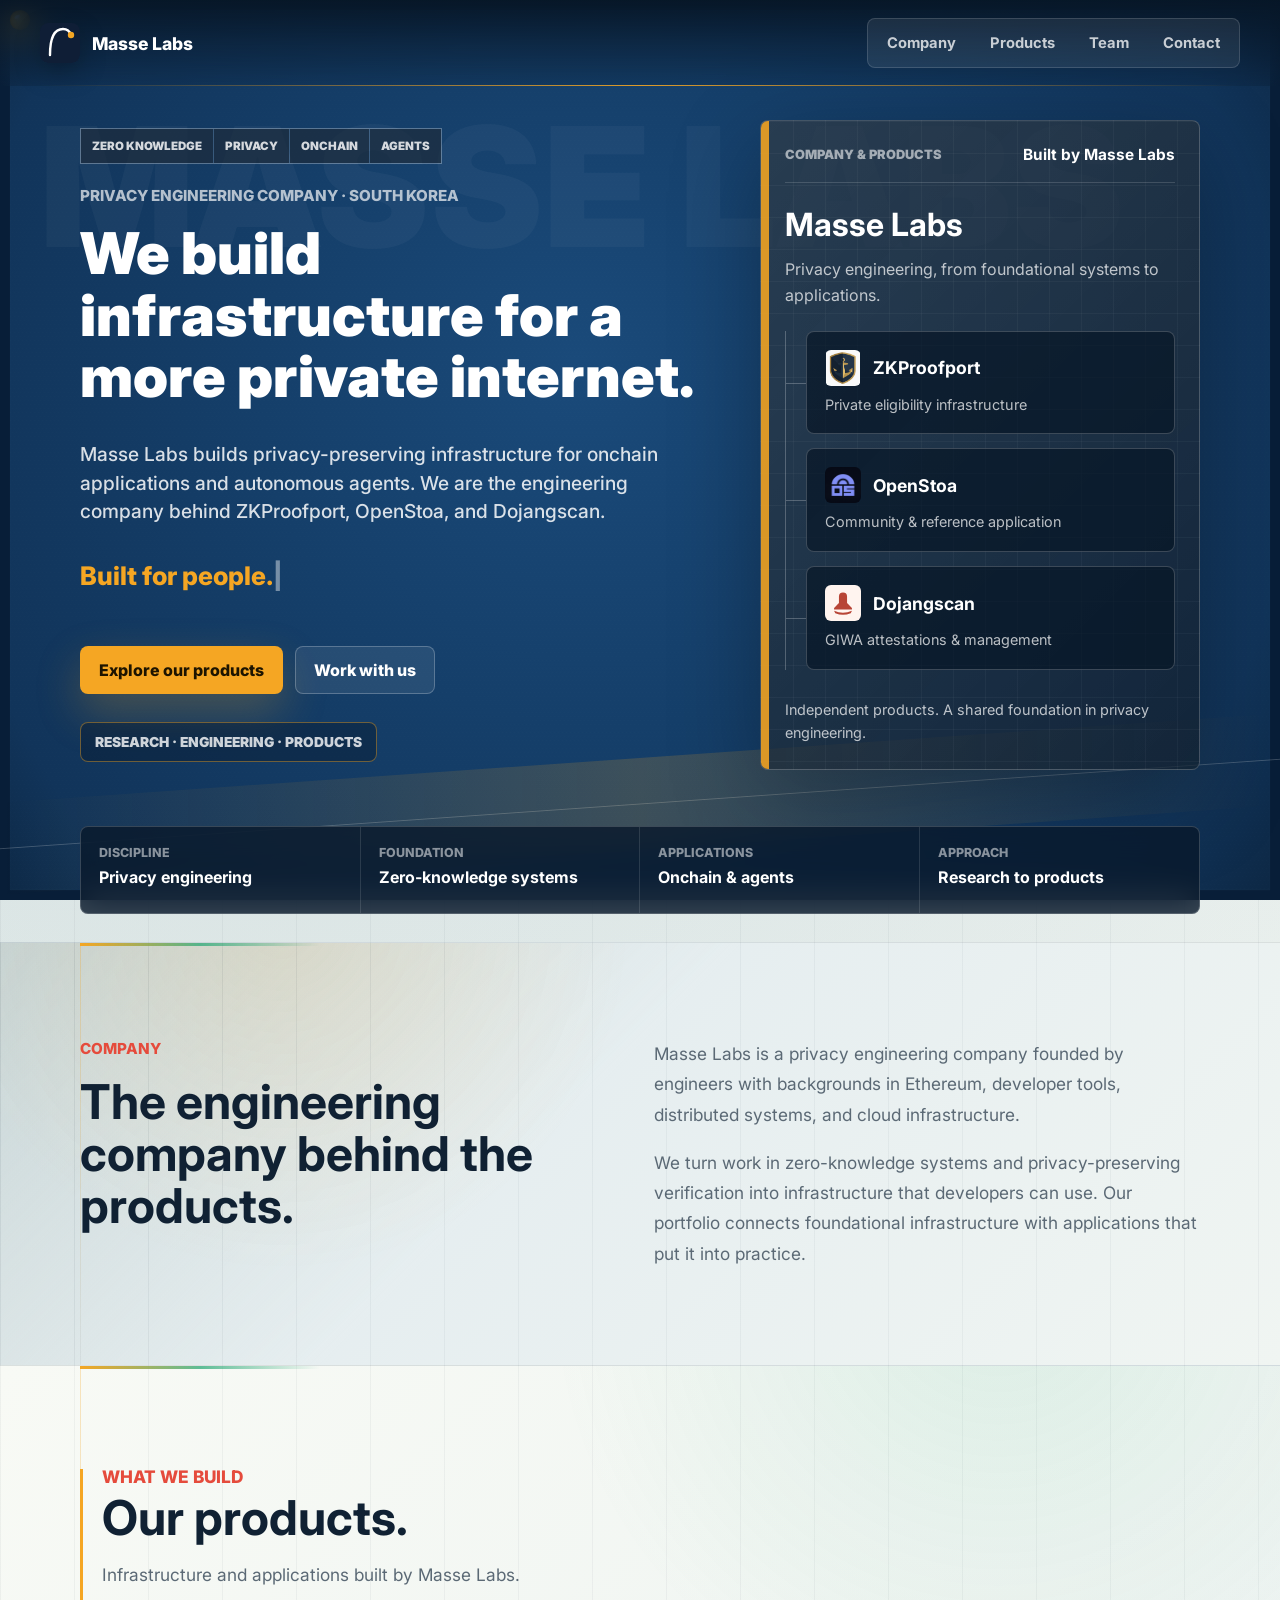
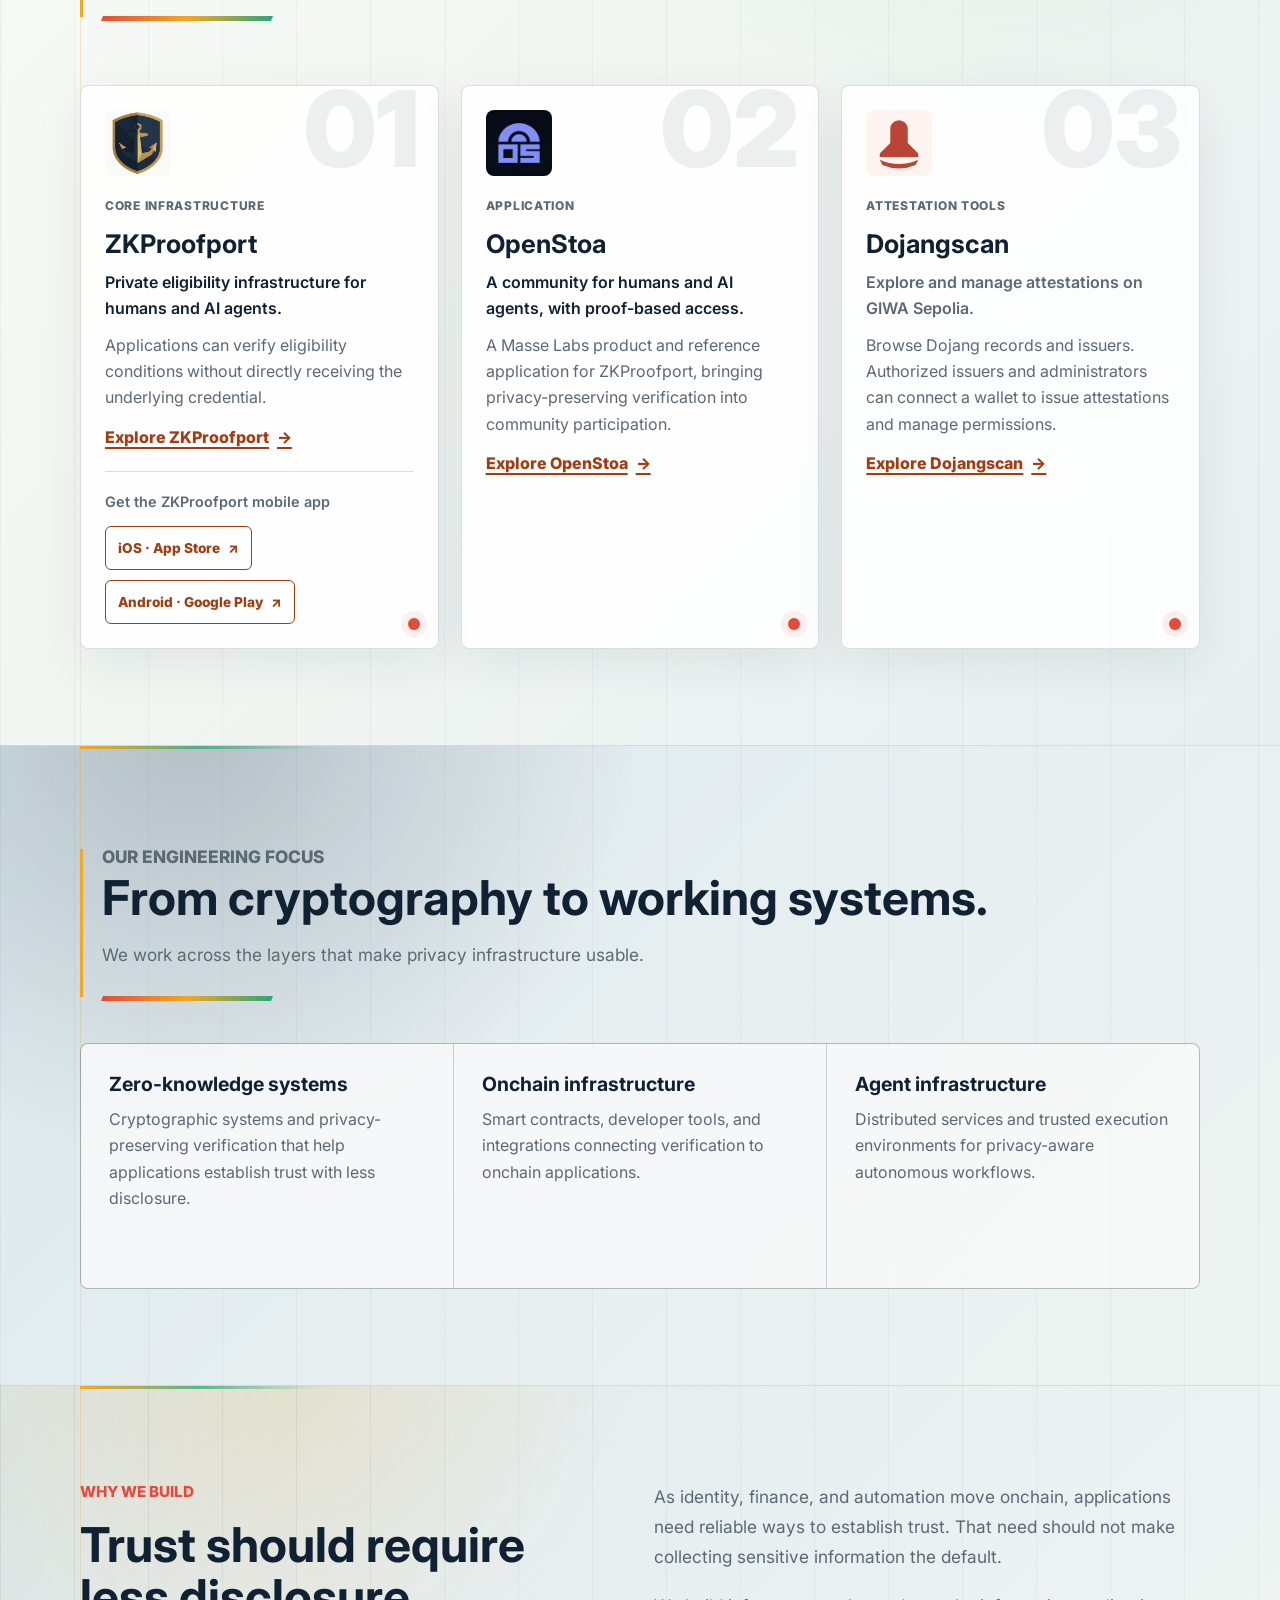
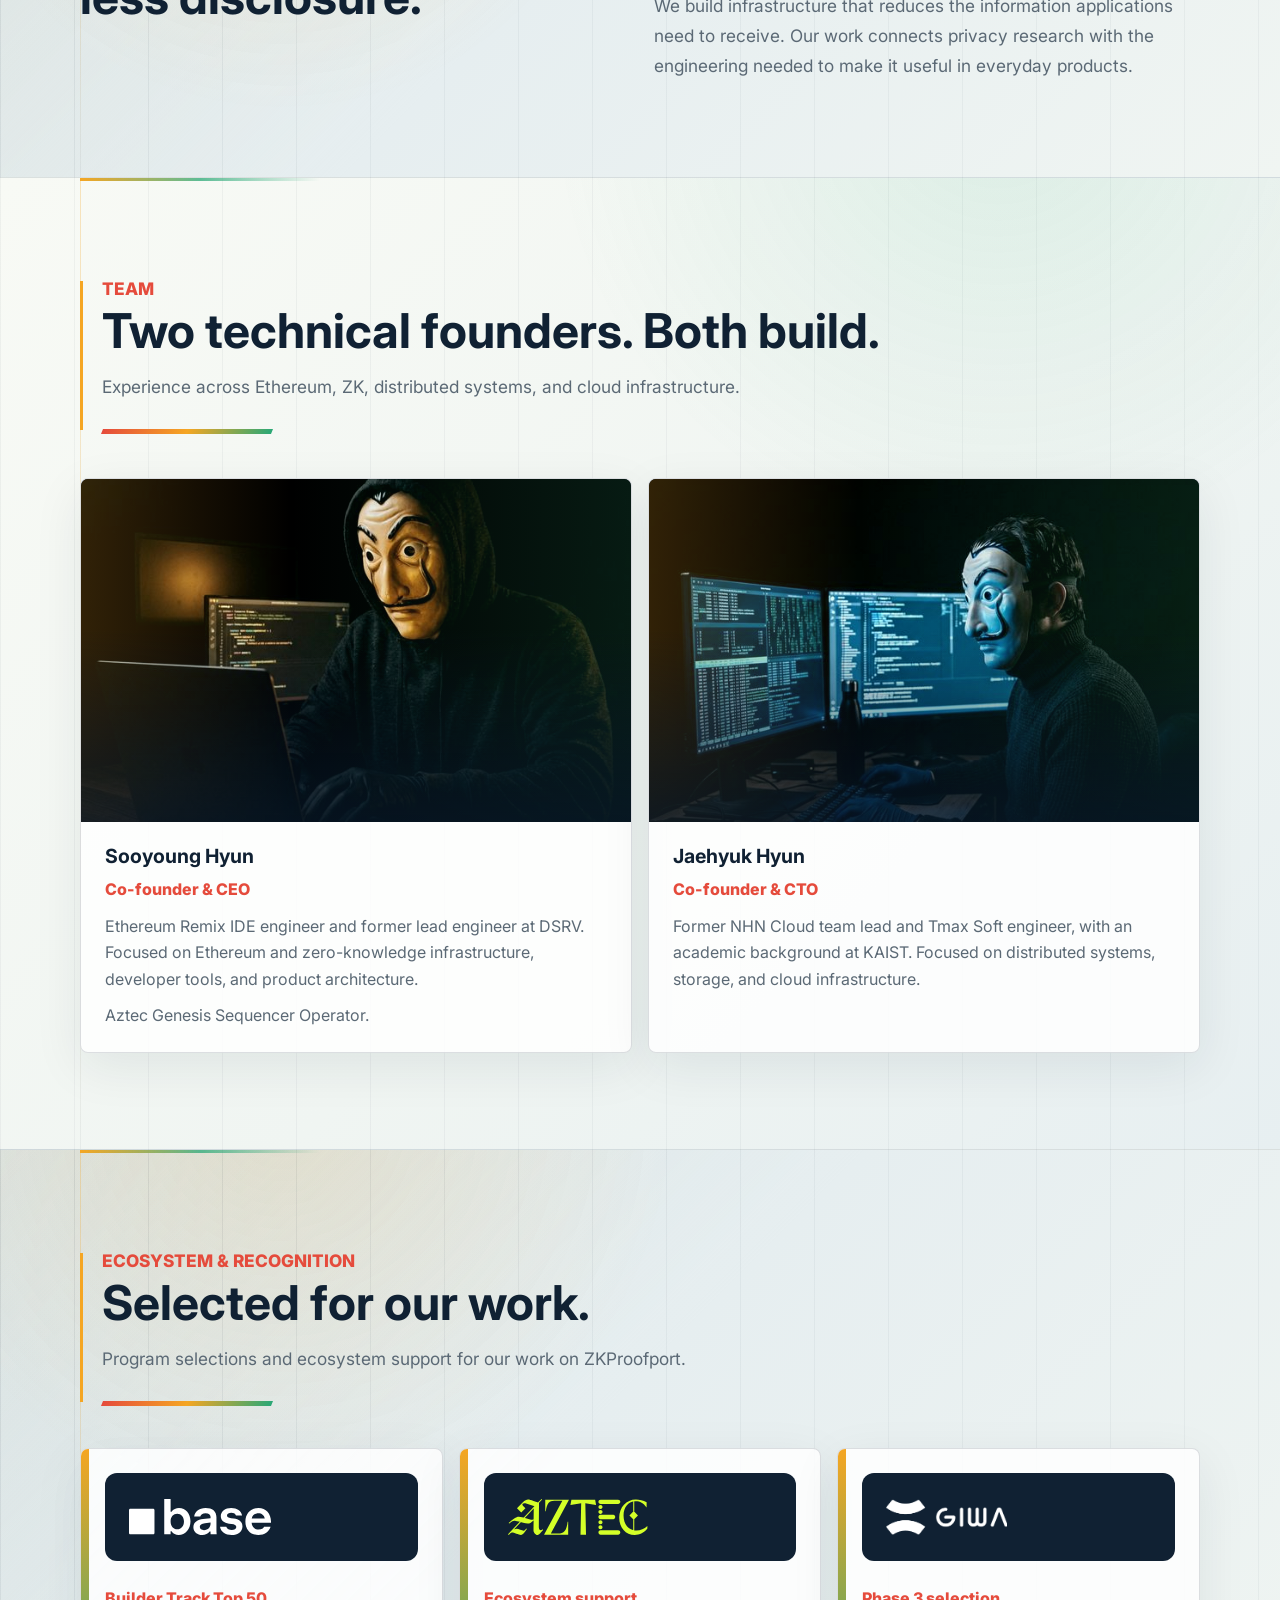
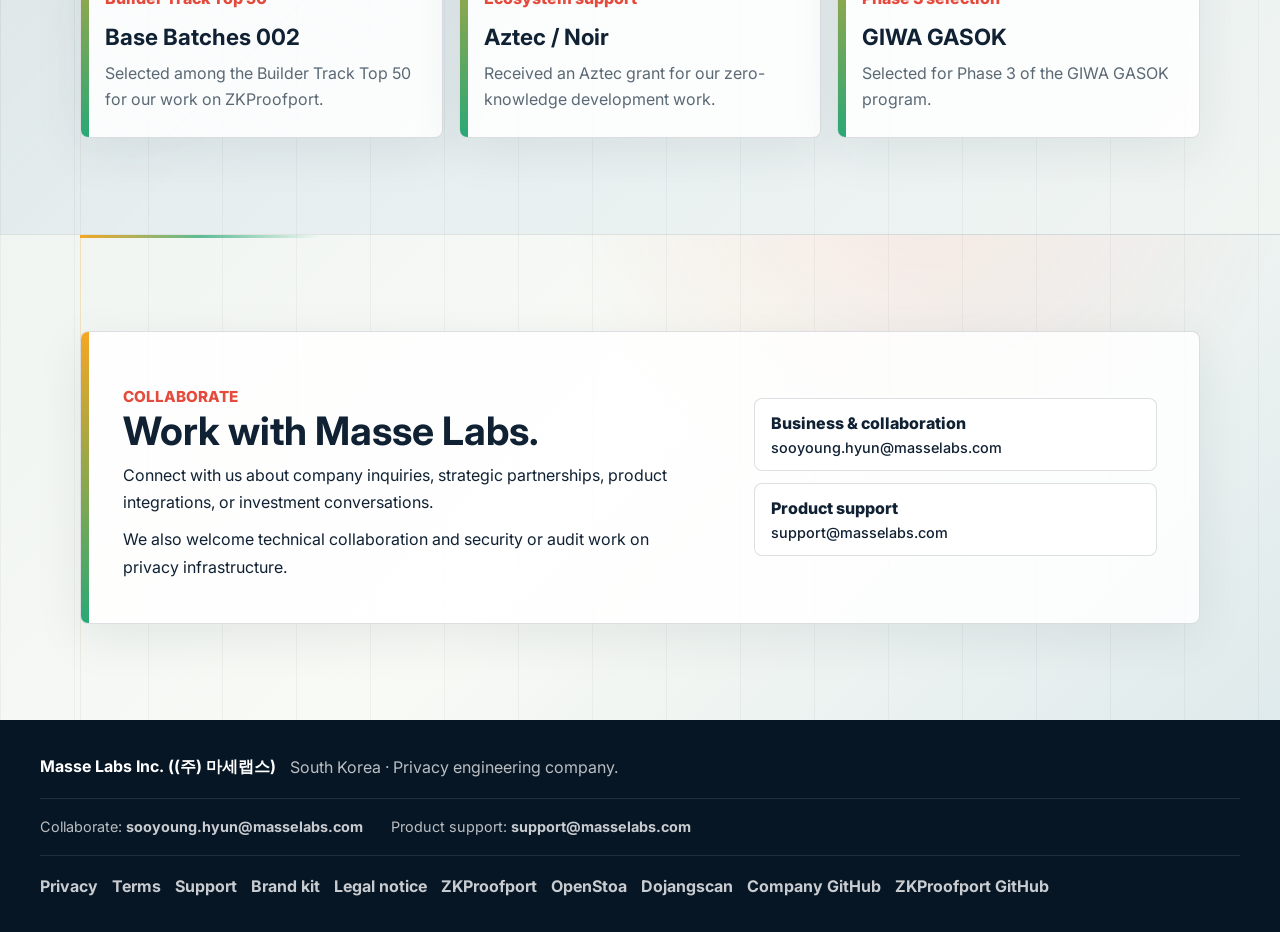
<file: index.html>
<!DOCTYPE html>
<html lang="en">
<head>
  <meta charset="UTF-8" />
  <meta name="viewport" content="width=device-width, initial-scale=1.0" />
  <title>Masse Labs — Privacy engineering</title>
  <meta name="description" content="Masse Labs is the privacy engineering company behind ZKProofport, OpenStoa, and Dojangscan. We build privacy-preserving infrastructure for onchain applications and autonomous agents." />
  <link rel="canonical" href="https://masselabs.com/" />
  <meta property="og:type" content="website" />
  <meta property="og:site_name" content="Masse Labs" />
  <meta property="og:title" content="Masse Labs — Privacy engineering" />
  <meta property="og:description" content="Masse Labs is the privacy engineering company behind ZKProofport, OpenStoa, and Dojangscan. We build privacy-preserving infrastructure for onchain applications and autonomous agents." />
  <meta property="og:url" content="https://masselabs.com/" />
  <meta property="og:image" content="https://masselabs.com/masselabs-logo.png" />
  <meta property="og:image:type" content="image/png" />
  <meta property="og:image:width" content="800" />
  <meta property="og:image:height" content="800" />
  <meta property="og:image:alt" content="Masse Labs logo" />
  <meta name="twitter:card" content="summary" />
  <meta name="twitter:title" content="Masse Labs — Privacy engineering" />
  <meta name="twitter:description" content="Masse Labs is the privacy engineering company behind ZKProofport, OpenStoa, and Dojangscan. We build privacy-preserving infrastructure for onchain applications and autonomous agents." />
  <meta name="twitter:image" content="https://masselabs.com/masselabs-logo.png" />
  <meta name="twitter:image:alt" content="Masse Labs logo" />
  <link rel="icon" type="image/svg+xml" href="/favicon.svg" />
  <link rel="preconnect" href="https://fonts.googleapis.com" />
  <link rel="preconnect" href="https://fonts.gstatic.com" crossorigin />
  <link href="https://fonts.googleapis.com/css2?family=Inter:wght@400;500;600;700;800&display=swap" rel="stylesheet" />
  <link rel="stylesheet" href="style.css?v=20261008-products" />
  <script type="application/ld+json">
{
  "@context": "https://schema.org",
  "@type": "Organization",
  "name": "Masse Labs Inc.",
  "legalName": "Masse Labs Inc. ((주) 마세랩스)",
  "url": "https://masselabs.com",
  "logo": "https://masselabs.com/masselabs-logo.svg",
  "email": "sooyoung.hyun@masselabs.com",
  "address": {
    "@type": "PostalAddress",
    "addressCountry": "KR"
  },
  "founder": [
    {
      "@type": "Person",
      "name": "Sooyoung Hyun",
      "jobTitle": "Co-founder & CEO"
    },
    {
      "@type": "Person",
      "name": "Jaehyuk Hyun",
      "jobTitle": "Co-founder & CTO"
    }
  ],
  "sameAs": [
    "https://github.com/masselabs",
    "https://github.com/zkproofport"
  ],
  "description": "Masse Labs is a privacy engineering company building infrastructure for onchain applications and autonomous agents. Its products include ZKProofport, OpenStoa, and Dojangscan.",
  "contactPoint": [
    {
      "@type": "ContactPoint",
      "contactType": "business inquiries",
      "email": "sooyoung.hyun@masselabs.com"
    },
    {
      "@type": "ContactPoint",
      "contactType": "customer support",
      "email": "support@masselabs.com"
    }
  ]
}
  </script>
</head>
<body>
  <canvas id="c" aria-hidden="true"></canvas>
  <div id="ripples" aria-hidden="true"></div>
  <a class="skip-link" href="#main">Skip to content</a>
  <header class="site-header">
    <a class="brand" href="index.html" aria-label="Masse Labs home">
      <img src="masselabs-logo.svg" alt="" class="brand-mark" width="40" height="40" />
      <span class="brand-name">Masse Labs</span>
    </a>
    <nav class="site-nav" aria-label="Primary navigation">
      <a href="index.html#company">Company</a>
      <a href="index.html#products">Products</a>
      <a href="index.html#team">Team</a>
      <a href="index.html#contact">Contact</a>
    </nav>
  </header>

  <main id="main">
    <section class="hero" aria-labelledby="hero-title">
      <div class="hero-inner">
        <div class="hero-copy">
          <div class="lab-index" aria-hidden="true">
            <span>ZERO KNOWLEDGE</span><span>PRIVACY</span><span>ONCHAIN</span><span>AGENTS</span>
          </div>
          <p class="eyebrow">Privacy engineering company &middot; South Korea</p>
          <h1 id="hero-title">We build infrastructure for a more private internet.</h1>
          <p class="hero-lede">Masse Labs builds privacy-preserving infrastructure for onchain applications and autonomous agents. We are the engineering company behind ZKProofport, OpenStoa, and Dojangscan.</p>
          <p class="hero-line" aria-hidden="true"><span id="typed">Built for people.</span><span class="cursor">|</span></p>
          <div class="hero-actions" aria-label="Key links">
            <a class="button primary" href="#products">Explore our products</a>
            <a class="button secondary" href="#contact">Work with us</a>
          </div>
          <div class="hero-stamp">Research &middot; Engineering &middot; Products</div>
        </div>
        <aside class="architecture-panel company-panel" aria-label="Masse Labs and its products">
          <div class="panel-header"><span>Company &amp; products</span><strong>Built by Masse Labs</strong></div>
          <div class="company-panel-intro"><h2>Masse Labs</h2><p>Privacy engineering, from foundational systems to applications.</p></div>
          <ul class="portfolio-tree">
            <li><a href="#zkproofport"><img src="zkproofport-logo.jpg" alt="" width="36" height="36" /><strong>ZKProofport</strong><span>Private eligibility infrastructure</span></a></li>
            <li><a href="#applications"><img src="openstoa-logo.png" alt="" width="36" height="36" /><strong>OpenStoa</strong><span>Community &amp; reference application</span></a></li>
            <li><a href="#dojang-scan"><img src="dojang-scan-logo.svg" alt="" class="dojang-logo" width="36" height="36" /><strong>Dojangscan</strong><span>GIWA attestations &amp; management</span></a></li>
          </ul>
          <p class="company-panel-note">Independent products. A shared foundation in privacy engineering.</p>
        </aside>
      </div>
      <div class="proof-strip" aria-label="Company focus">
        <div><span class="strip-label">Discipline</span><strong>Privacy engineering</strong></div>
        <div><span class="strip-label">Foundation</span><strong>Zero-knowledge systems</strong></div>
        <div><span class="strip-label">Applications</span><strong>Onchain &amp; agents</strong></div>
        <div><span class="strip-label">Approach</span><strong>Research to products</strong></div>
      </div>
    </section>

    <section class="section section-light intro-section" id="company" aria-labelledby="company-title">
      <div class="section-grid">
        <div><p class="eyebrow dark">Company</p><h2 id="company-title">The engineering company behind the products.</h2></div>
        <div class="copy-stack">
          <p>Masse Labs is a privacy engineering company founded by engineers with backgrounds in Ethereum, developer tools, distributed systems, and cloud infrastructure.</p>
          <p>We turn work in zero-knowledge systems and privacy-preserving verification into infrastructure that developers can use. Our portfolio connects foundational infrastructure with applications that put it into practice.</p>
        </div>
      </div>
    </section>

    <section class="section section-white" id="products" aria-labelledby="products-title">
      <div class="section-heading">
        <p class="eyebrow dark">What we build</p><h2 id="products-title">Our products.</h2>
        <p>Infrastructure and applications built by Masse Labs.</p>
      </div>
      <div class="product-grid portfolio-grid product-grid-three">
        <article class="product-card" id="zkproofport">
          <img src="zkproofport-logo.jpg" alt="" class="product-logo" width="66" height="66" loading="lazy" />
          <div><p class="portfolio-label">Core infrastructure</p><h3>ZKProofport</h3><p class="product-positioning">Private eligibility infrastructure for humans and AI agents.</p><p>Applications can verify eligibility conditions without directly receiving the underlying credential.</p><a href="https://zkproofport.com" target="_blank" rel="noopener noreferrer">Explore ZKProofport <span aria-hidden="true">&rarr;</span></a>
            <div class="product-downloads" id="zkproofport-downloads">
              <p>Get the ZKProofport mobile app</p>
              <div class="store-links">
                <a href="https://apps.apple.com/kr/app/zkproofport/id6803903114" target="_blank" rel="noopener noreferrer" aria-label="Download ZKProofport for iOS on the App Store">iOS · App Store <span aria-hidden="true">↗</span></a>
                <a href="https://play.google.com/store/apps/details?id=com.masselabs.zkproofport&amp;hl=ko" target="_blank" rel="noopener noreferrer" aria-label="Download ZKProofport for Android on Google Play">Android · Google Play <span aria-hidden="true">↗</span></a>
              </div>
            </div>
          </div>
        </article>
        <article class="product-card" id="applications">
          <img src="openstoa-logo.png" alt="" class="product-logo" width="66" height="66" loading="lazy" />
          <div><p class="portfolio-label">Application</p><h3>OpenStoa</h3><p class="product-positioning">A community for humans and AI agents, with proof-based access.</p><p>A Masse Labs product and reference application for ZKProofport, bringing privacy-preserving verification into community participation.</p><a href="https://openstoa.xyz" target="_blank" rel="noopener noreferrer">Explore OpenStoa <span aria-hidden="true">&rarr;</span></a></div>
        </article>
        <article class="product-card" id="dojang-scan">
          <img src="dojang-scan-logo.svg" alt="" class="product-logo dojang-logo" width="66" height="66" loading="lazy" />
          <div><p class="portfolio-label">Attestation tools</p><h3>Dojangscan</h3><p class="product-positioning">Explore and manage attestations on GIWA Sepolia.</p><p>Browse Dojang records and issuers. Authorized issuers and administrators can connect a wallet to issue attestations and manage permissions.</p><a href="https://dojangscan.com" target="_blank" rel="noopener noreferrer">Explore Dojangscan <span aria-hidden="true">&rarr;</span></a></div>
        </article>
      </div>
    </section>

    <section class="section section-dark" id="technology" aria-labelledby="technology-title">
      <div class="section-heading"><p class="eyebrow dark">Our engineering focus</p><h2 id="technology-title">From cryptography to working systems.</h2><p>We work across the layers that make privacy infrastructure usable.</p></div>
      <div class="pathway engineering-focus">
        <article><h3>Zero-knowledge systems</h3><p>Cryptographic systems and privacy-preserving verification that help applications establish trust with less disclosure.</p></article>
        <article><h3>Onchain infrastructure</h3><p>Smart contracts, developer tools, and integrations connecting verification to onchain applications.</p></article>
        <article><h3>Agent infrastructure</h3><p>Distributed services and trusted execution environments for privacy-aware autonomous workflows.</p></article>
      </div>
    </section>

    <section class="section section-light" id="thesis" aria-labelledby="thesis-title">
      <div class="section-grid">
        <div><p class="eyebrow dark">Why we build</p><h2 id="thesis-title">Trust should require less disclosure.</h2></div>
        <div class="copy-stack">
          <p>As identity, finance, and automation move onchain, applications need reliable ways to establish trust. That need should not make collecting sensitive information the default.</p>
          <p>We build infrastructure that reduces the information applications need to receive. Our work connects privacy research with the engineering needed to make it useful in everyday products.</p>
        </div>
      </div>
    </section>

    <section class="section section-white" id="team" aria-labelledby="team-title">
      <div class="section-heading"><p class="eyebrow dark">Team</p><h2 id="team-title">Two technical founders. Both build.</h2><p>Experience across Ethereum, ZK, distributed systems, and cloud infrastructure.</p></div>
      <div class="company-grid team-grid">
        <article class="founder-card"><div class="founder-media"><img src="team-sy-hyun.jpg" alt="Sooyoung Hyun" loading="lazy" width="720" height="450" /></div><h3>Sooyoung Hyun</h3><p class="role">Co-founder &amp; CEO</p><p>Ethereum Remix IDE engineer and former lead engineer at DSRV. Focused on Ethereum and zero-knowledge infrastructure, developer tools, and product architecture.</p><p>Aztec Genesis Sequencer Operator.</p></article>
        <article class="founder-card"><div class="founder-media"><img src="team-jh-hyun.jpg" alt="Jaehyuk Hyun" loading="lazy" width="720" height="450" /></div><h3>Jaehyuk Hyun</h3><p class="role">Co-founder &amp; CTO</p><p>Former NHN Cloud team lead and Tmax Soft engineer, with an academic background at KAIST. Focused on distributed systems, storage, and cloud infrastructure.</p></article>
      </div>
    </section>

    <section class="section section-light" id="recognition" aria-labelledby="recognition-title">
      <div class="section-heading"><p class="eyebrow dark">Ecosystem &amp; recognition</p><h2 id="recognition-title">Selected for our work.</h2><p>Program selections and ecosystem support for our work on ZKProofport.</p></div>
      <div class="recognition-grid">
        <article class="founder-card signal-card"><div class="recognition-brand"><img src="assets/recognition/base.svg" alt="Base" width="1280" height="324" loading="lazy" decoding="async" /></div><p class="role">Builder Track Top 50</p><h3>Base Batches 002</h3><p>Selected among the Builder Track Top 50 for our work on ZKProofport.</p></article>
        <article class="founder-card signal-card"><div class="recognition-brand"><img src="assets/recognition/aztec.svg" alt="Aztec" width="156" height="40" loading="lazy" decoding="async" /></div><p class="role">Ecosystem support</p><h3>Aztec / Noir</h3><p>Received an Aztec grant for our zero-knowledge development work.</p></article>
        <article class="founder-card signal-card"><div class="recognition-brand"><img src="assets/recognition/giwa.webp" alt="GIWA" width="308" height="90" loading="lazy" decoding="async" /></div><p class="role">Phase 3 selection</p><h3>GIWA GASOK</h3><p>Selected for Phase 3 of the GIWA GASOK program.</p></article>
      </div>
    </section>

    <section class="section section-contact" id="contact" aria-labelledby="contact-title">
      <div class="contact-panel">
        <div><p class="eyebrow dark">Collaborate</p><h2 id="contact-title">Work with Masse Labs.</h2><p>Connect with us about company inquiries, strategic partnerships, product integrations, or investment conversations.</p><p>We also welcome technical collaboration and security or audit work on privacy infrastructure.</p></div>
        <div class="contact-links">
          <a href="mailto:sooyoung.hyun@masselabs.com"><span>Business &amp; collaboration <small>sooyoung.hyun@<wbr />masselabs.com</small></span></a>
          <a href="mailto:support@masselabs.com"><span>Product support <small>support@masselabs.com</small></span></a>
        </div>
      </div>
    </section>
  </main>

  <footer class="site-footer">
    <div class="footer-company">
      <strong>Masse Labs Inc. ((주) 마세랩스)</strong>
      <span>South Korea &middot; Privacy engineering company.</span>
    </div>
    <div class="footer-legal">
      <p>Collaborate: <a href="mailto:sooyoung.hyun@masselabs.com">sooyoung.hyun@<wbr />masselabs.com</a></p>
      <p>Product support: <a href="mailto:support@masselabs.com">support@masselabs.com</a></p>
    </div>
    <nav aria-label="Footer navigation">
      <a href="privacy.html">Privacy</a>
      <a href="terms.html">Terms</a>
      <a href="support.html">Support</a>
      <a href="brand.html">Brand kit</a>
      <a href="terms.html#company-details">Legal notice</a>
      <a href="https://zkproofport.com" target="_blank" rel="noopener noreferrer">ZKProofport</a>
      <a href="https://openstoa.xyz" target="_blank" rel="noopener noreferrer">OpenStoa</a>
      <a href="https://dojangscan.com" target="_blank" rel="noopener noreferrer">Dojangscan</a>
      <a href="https://github.com/masselabs" target="_blank" rel="noopener noreferrer">Company GitHub</a>
      <a href="https://github.com/zkproofport" target="_blank" rel="noopener noreferrer">ZKProofport GitHub</a>
    </nav>
  </footer>
  <script src="script.js?v=20260912"></script>
</body>
</html>
</file>
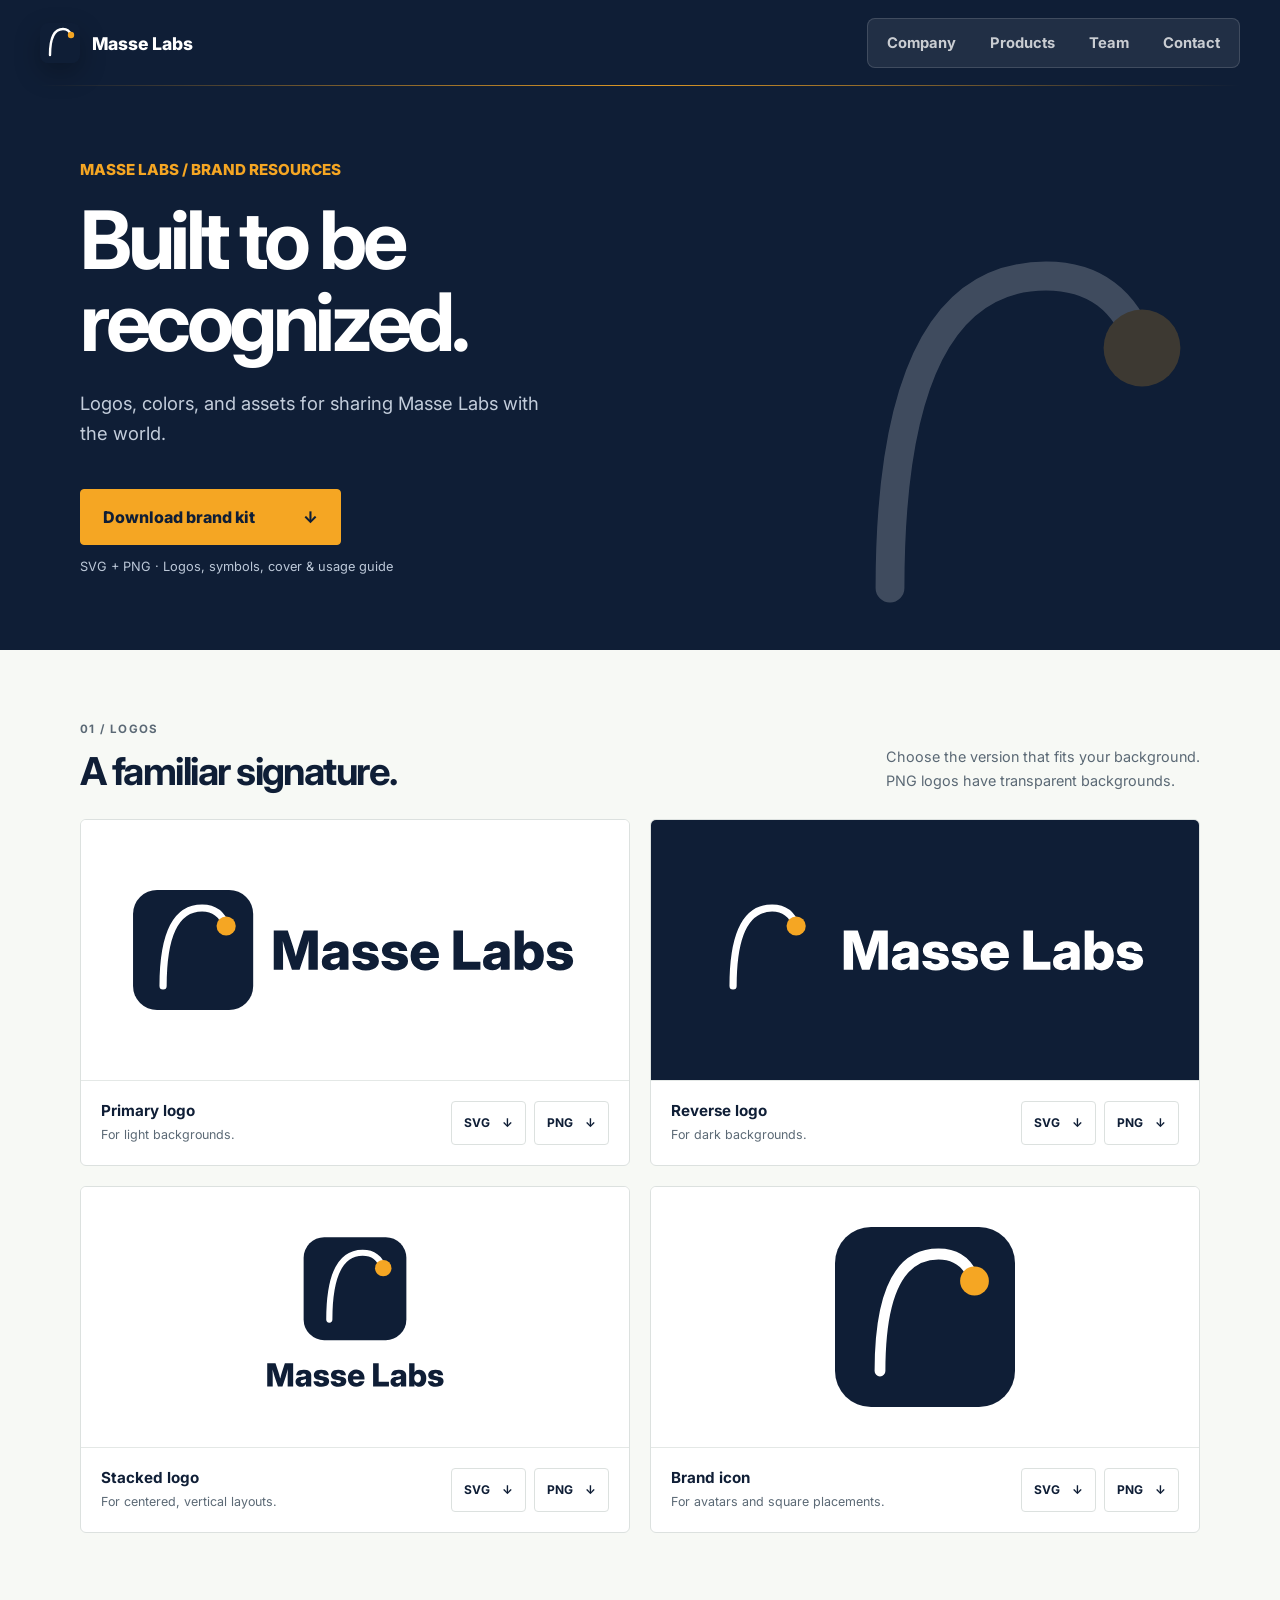
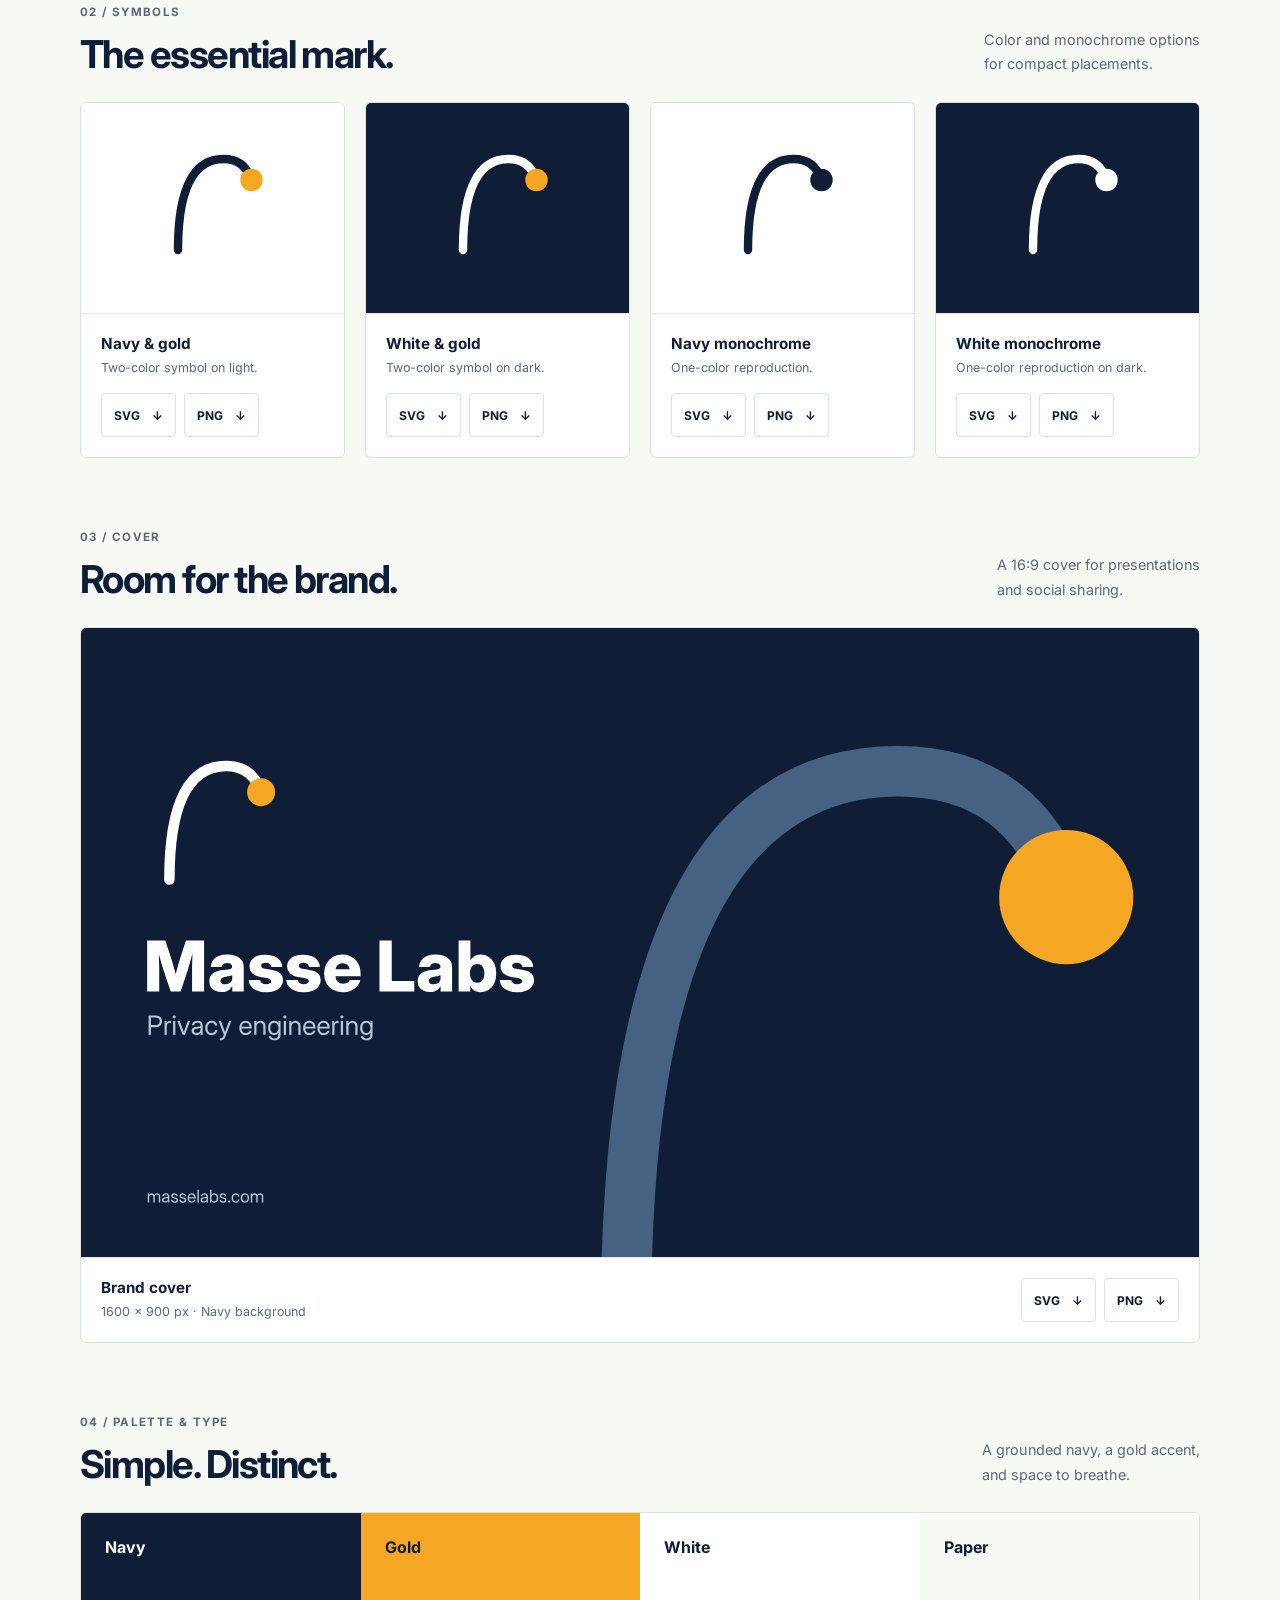
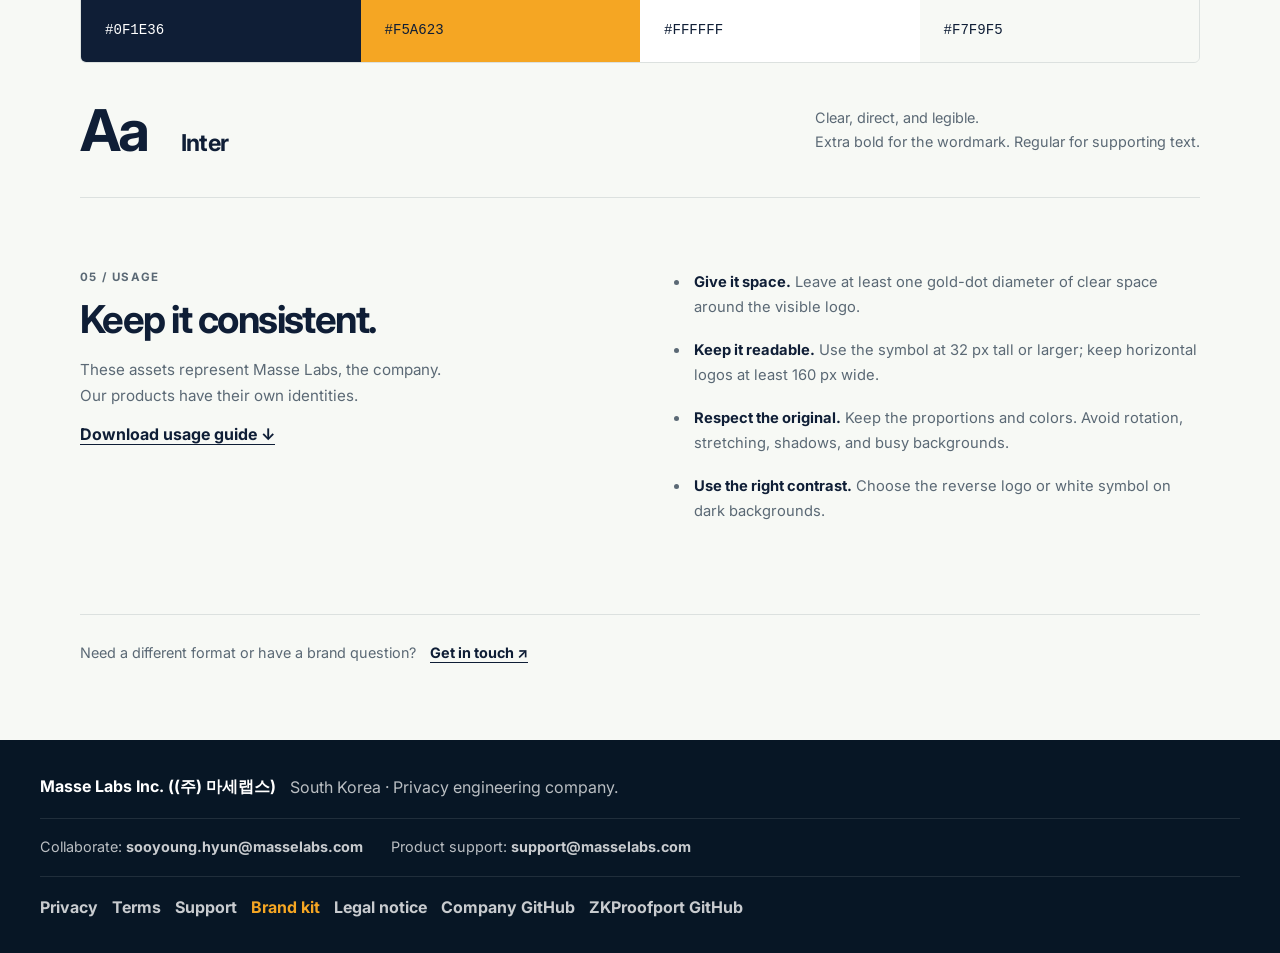
<file: brand.html>
<!DOCTYPE html>
<html lang="en">
<head>
  <meta charset="UTF-8" />
  <meta name="viewport" content="width=device-width, initial-scale=1" />
  <title>Brand Kit — Masse Labs</title>
  <meta name="description" content="Download official Masse Labs logos, symbols, and brand cover images in SVG and PNG. Find brand colors and usage guidance." />
  <link rel="canonical" href="https://masselabs.com/brand.html" />
  <meta property="og:type" content="website" />
  <meta property="og:site_name" content="Masse Labs" />
  <meta property="og:title" content="Brand Kit — Masse Labs" />
  <meta property="og:description" content="Logos, colors, and assets for sharing Masse Labs with the world." />
  <meta property="og:url" content="https://masselabs.com/brand.html" />
  <meta property="og:image" content="https://masselabs.com/assets/brand/masse-labs-cover.png" />
  <meta property="og:image:width" content="1600" />
  <meta property="og:image:height" content="900" />
  <meta property="og:image:alt" content="Masse Labs — Privacy engineering" />
  <meta name="twitter:card" content="summary_large_image" />
  <meta name="twitter:title" content="Brand Kit — Masse Labs" />
  <meta name="twitter:description" content="Official Masse Labs logos, colors, and brand assets." />
  <meta name="twitter:image" content="https://masselabs.com/assets/brand/masse-labs-cover.png" />
  <meta name="twitter:image:alt" content="Masse Labs — Privacy engineering" />
  <link rel="icon" type="image/svg+xml" href="/favicon.svg" />
  <link rel="preconnect" href="https://fonts.googleapis.com" />
  <link rel="preconnect" href="https://fonts.gstatic.com" crossorigin />
  <link href="https://fonts.googleapis.com/css2?family=Inter:wght@400;500;600;700;800&amp;display=swap" rel="stylesheet" />
  <link rel="stylesheet" href="style.css?v=20261008-products" />
  <link rel="stylesheet" href="brand.css?v=20261013" />
</head>
<body class="brand-page">
  <a class="skip-link" href="#main">Skip to content</a>
  <header class="site-header">
    <a class="brand" href="index.html" aria-label="Masse Labs home">
      <img src="masselabs-logo.svg" alt="" class="brand-mark" width="40" height="40" />
      <span class="brand-name">Masse Labs</span>
    </a>
    <nav class="site-nav" aria-label="Primary navigation">
      <a href="index.html#company">Company</a>
      <a href="index.html#products">Products</a>
      <a href="index.html#team">Team</a>
      <a href="index.html#contact">Contact</a>
    </nav>
  </header>


  <main id="main">
    <section class="brand-hero" aria-labelledby="brand-title">
      <div class="brand-container">
        <p class="eyebrow">Masse Labs / Brand resources</p>
        <h1 id="brand-title">Built to be<br />recognized.</h1>
        <p class="brand-lede">Logos, colors, and assets for sharing Masse Labs with the world.</p>
        <a class="brand-download-all" href="assets/brand/masse-labs-brand-kit.zip" download>Download brand kit <span aria-hidden="true">↓</span></a>
        <p class="brand-format-note">SVG + PNG · Logos, symbols, cover &amp; usage guide</p>
      </div>
      <img class="brand-hero-symbol" src="assets/brand/masse-labs-symbol-white.svg" alt="" width="200" height="200" />
    </section>

    <div class="brand-container brand-body">
      <section class="brand-section" aria-labelledby="logos-title">
        <div class="brand-section-heading"><div><p class="brand-index">01 / Logos</p><h2 id="logos-title">A familiar signature.</h2></div><p>Choose the version that fits your background.<br />PNG logos have transparent backgrounds.</p></div>
        <div class="asset-grid"><article class="asset-card">
      <div class="asset-preview"><img src="assets/brand/masse-labs-primary.svg" alt="Masse Labs primary logo" width="800" height="240" /></div>
      <div class="asset-details"><div><h3>Primary logo</h3><p>For light backgrounds.</p></div><div class="asset-downloads"><a href="assets/brand/masse-labs-primary.svg" download aria-label="Download Primary logo as SVG">SVG <span aria-hidden="true">↓</span></a><a href="assets/brand/masse-labs-primary.png" download aria-label="Download Primary logo as PNG">PNG <span aria-hidden="true">↓</span></a></div></div>
    </article>
<article class="asset-card">
      <div class="asset-preview asset-preview-dark"><img src="assets/brand/masse-labs-reverse.svg" alt="Masse Labs reverse logo" width="800" height="240" /></div>
      <div class="asset-details"><div><h3>Reverse logo</h3><p>For dark backgrounds.</p></div><div class="asset-downloads"><a href="assets/brand/masse-labs-reverse.svg" download aria-label="Download Reverse logo as SVG">SVG <span aria-hidden="true">↓</span></a><a href="assets/brand/masse-labs-reverse.png" download aria-label="Download Reverse logo as PNG">PNG <span aria-hidden="true">↓</span></a></div></div>
    </article>
<article class="asset-card">
      <div class="asset-preview"><img src="assets/brand/masse-labs-stacked.svg" alt="Masse Labs stacked logo" width="800" height="240" /></div>
      <div class="asset-details"><div><h3>Stacked logo</h3><p>For centered, vertical layouts.</p></div><div class="asset-downloads"><a href="assets/brand/masse-labs-stacked.svg" download aria-label="Download Stacked logo as SVG">SVG <span aria-hidden="true">↓</span></a><a href="assets/brand/masse-labs-stacked.png" download aria-label="Download Stacked logo as PNG">PNG <span aria-hidden="true">↓</span></a></div></div>
    </article>
<article class="asset-card">
      <div class="asset-preview"><img src="assets/brand/masse-labs-icon.svg" alt="Masse Labs brand icon" width="800" height="240" /></div>
      <div class="asset-details"><div><h3>Brand icon</h3><p>For avatars and square placements.</p></div><div class="asset-downloads"><a href="assets/brand/masse-labs-icon.svg" download aria-label="Download Brand icon as SVG">SVG <span aria-hidden="true">↓</span></a><a href="assets/brand/masse-labs-icon.png" download aria-label="Download Brand icon as PNG">PNG <span aria-hidden="true">↓</span></a></div></div>
    </article></div>
      </section>

      <section class="brand-section" aria-labelledby="symbols-title">
        <div class="brand-section-heading"><div><p class="brand-index">02 / Symbols</p><h2 id="symbols-title">The essential mark.</h2></div><p>Color and monochrome options<br />for compact placements.</p></div>
        <div class="asset-grid symbol-grid"><article class="asset-card">
      <div class="asset-preview"><img src="assets/brand/masse-labs-symbol-navy.svg" alt="Masse Labs navy & gold" width="800" height="240" /></div>
      <div class="asset-details"><div><h3>Navy & gold</h3><p>Two-color symbol on light.</p></div><div class="asset-downloads"><a href="assets/brand/masse-labs-symbol-navy.svg" download aria-label="Download Navy & gold as SVG">SVG <span aria-hidden="true">↓</span></a><a href="assets/brand/masse-labs-symbol-navy.png" download aria-label="Download Navy & gold as PNG">PNG <span aria-hidden="true">↓</span></a></div></div>
    </article>
<article class="asset-card">
      <div class="asset-preview asset-preview-dark"><img src="assets/brand/masse-labs-symbol-white.svg" alt="Masse Labs white & gold" width="800" height="240" /></div>
      <div class="asset-details"><div><h3>White & gold</h3><p>Two-color symbol on dark.</p></div><div class="asset-downloads"><a href="assets/brand/masse-labs-symbol-white.svg" download aria-label="Download White & gold as SVG">SVG <span aria-hidden="true">↓</span></a><a href="assets/brand/masse-labs-symbol-white.png" download aria-label="Download White & gold as PNG">PNG <span aria-hidden="true">↓</span></a></div></div>
    </article>
<article class="asset-card">
      <div class="asset-preview"><img src="assets/brand/masse-labs-mono-navy.svg" alt="Masse Labs navy monochrome" width="800" height="240" /></div>
      <div class="asset-details"><div><h3>Navy monochrome</h3><p>One-color reproduction.</p></div><div class="asset-downloads"><a href="assets/brand/masse-labs-mono-navy.svg" download aria-label="Download Navy monochrome as SVG">SVG <span aria-hidden="true">↓</span></a><a href="assets/brand/masse-labs-mono-navy.png" download aria-label="Download Navy monochrome as PNG">PNG <span aria-hidden="true">↓</span></a></div></div>
    </article>
<article class="asset-card">
      <div class="asset-preview asset-preview-dark"><img src="assets/brand/masse-labs-mono-white.svg" alt="Masse Labs white monochrome" width="800" height="240" /></div>
      <div class="asset-details"><div><h3>White monochrome</h3><p>One-color reproduction on dark.</p></div><div class="asset-downloads"><a href="assets/brand/masse-labs-mono-white.svg" download aria-label="Download White monochrome as SVG">SVG <span aria-hidden="true">↓</span></a><a href="assets/brand/masse-labs-mono-white.png" download aria-label="Download White monochrome as PNG">PNG <span aria-hidden="true">↓</span></a></div></div>
    </article></div>
      </section>

      <section class="brand-section" aria-labelledby="cover-title">
        <div class="brand-section-heading"><div><p class="brand-index">03 / Cover</p><h2 id="cover-title">Room for the brand.</h2></div><p>A 16:9 cover for presentations<br />and social sharing.</p></div>
        <article class="asset-card cover-card"><img class="brand-cover" src="assets/brand/masse-labs-cover.svg" alt="Masse Labs, Privacy engineering, with an enlarged curve and gold dot on navy" width="1600" height="900" loading="lazy" /><div class="asset-details"><div><h3>Brand cover</h3><p>1600 × 900 px · Navy background</p></div><div class="asset-downloads"><a href="assets/brand/masse-labs-cover.svg" download aria-label="Download Brand cover as SVG">SVG <span aria-hidden="true">↓</span></a><a href="assets/brand/masse-labs-cover.png" download aria-label="Download Brand cover as PNG">PNG <span aria-hidden="true">↓</span></a></div></div></article>
      </section>

      <section class="brand-section" aria-labelledby="palette-title">
        <div class="brand-section-heading"><div><p class="brand-index">04 / Palette &amp; type</p><h2 id="palette-title">Simple. Distinct.</h2></div><p>A grounded navy, a gold accent,<br />and space to breathe.</p></div>
        <div class="brand-palette">
          <div class="brand-swatch swatch-navy"><span>Navy</span><code>#0F1E36</code></div>
          <div class="brand-swatch swatch-gold"><span>Gold</span><code>#F5A623</code></div>
          <div class="brand-swatch swatch-white"><span>White</span><code>#FFFFFF</code></div>
          <div class="brand-swatch swatch-paper"><span>Paper</span><code>#F7F9F5</code></div>
        </div>
        <div class="brand-type"><strong>Aa <span>Inter</span></strong><p>Clear, direct, and legible.<br />Extra bold for the wordmark. Regular for supporting text.</p></div>
      </section>

      <section class="brand-section brand-usage" aria-labelledby="usage-title">
        <div><p class="brand-index">05 / Usage</p><h2 id="usage-title">Keep it consistent.</h2><p>These assets represent Masse Labs, the company. Our products have their own identities.</p><a href="assets/brand/brand-guidelines.txt" download>Download usage guide <span aria-hidden="true">↓</span></a></div>
        <ul><li><strong>Give it space.</strong> Leave at least one gold-dot diameter of clear space around the visible logo.</li><li><strong>Keep it readable.</strong> Use the symbol at 32 px tall or larger; keep horizontal logos at least 160 px wide.</li><li><strong>Respect the original.</strong> Keep the proportions and colors. Avoid rotation, stretching, shadows, and busy backgrounds.</li><li><strong>Use the right contrast.</strong> Choose the reverse logo or white symbol on dark backgrounds.</li></ul>
      </section>
      <p class="brand-contact">Need a different format or have a brand question? <a href="mailto:sooyoung.hyun@masselabs.com">Get in touch <span aria-hidden="true">↗</span></a></p>
    </div>
  </main>
  <footer class="site-footer">
    <div class="footer-company">
      <strong>Masse Labs Inc. ((주) 마세랩스)</strong>
      <span>South Korea &middot; Privacy engineering company.</span>
    </div>
    <div class="footer-legal">
      <p>Collaborate: <a href="mailto:sooyoung.hyun@masselabs.com">sooyoung.hyun@<wbr />masselabs.com</a></p>
      <p>Product support: <a href="mailto:support@masselabs.com">support@masselabs.com</a></p>
    </div>
    <nav aria-label="Footer navigation">
      <a href="privacy.html">Privacy</a>
      <a href="terms.html">Terms</a>
      <a href="support.html">Support</a>
      <a href="brand.html" aria-current="page">Brand kit</a>
      <a href="terms.html#company-details">Legal notice</a>
      <a href="https://github.com/masselabs" target="_blank" rel="noopener noreferrer">Company GitHub</a>
      <a href="https://github.com/zkproofport" target="_blank" rel="noopener noreferrer">ZKProofport GitHub</a>
    </nav>
  </footer>
</body>
</html>
</file>
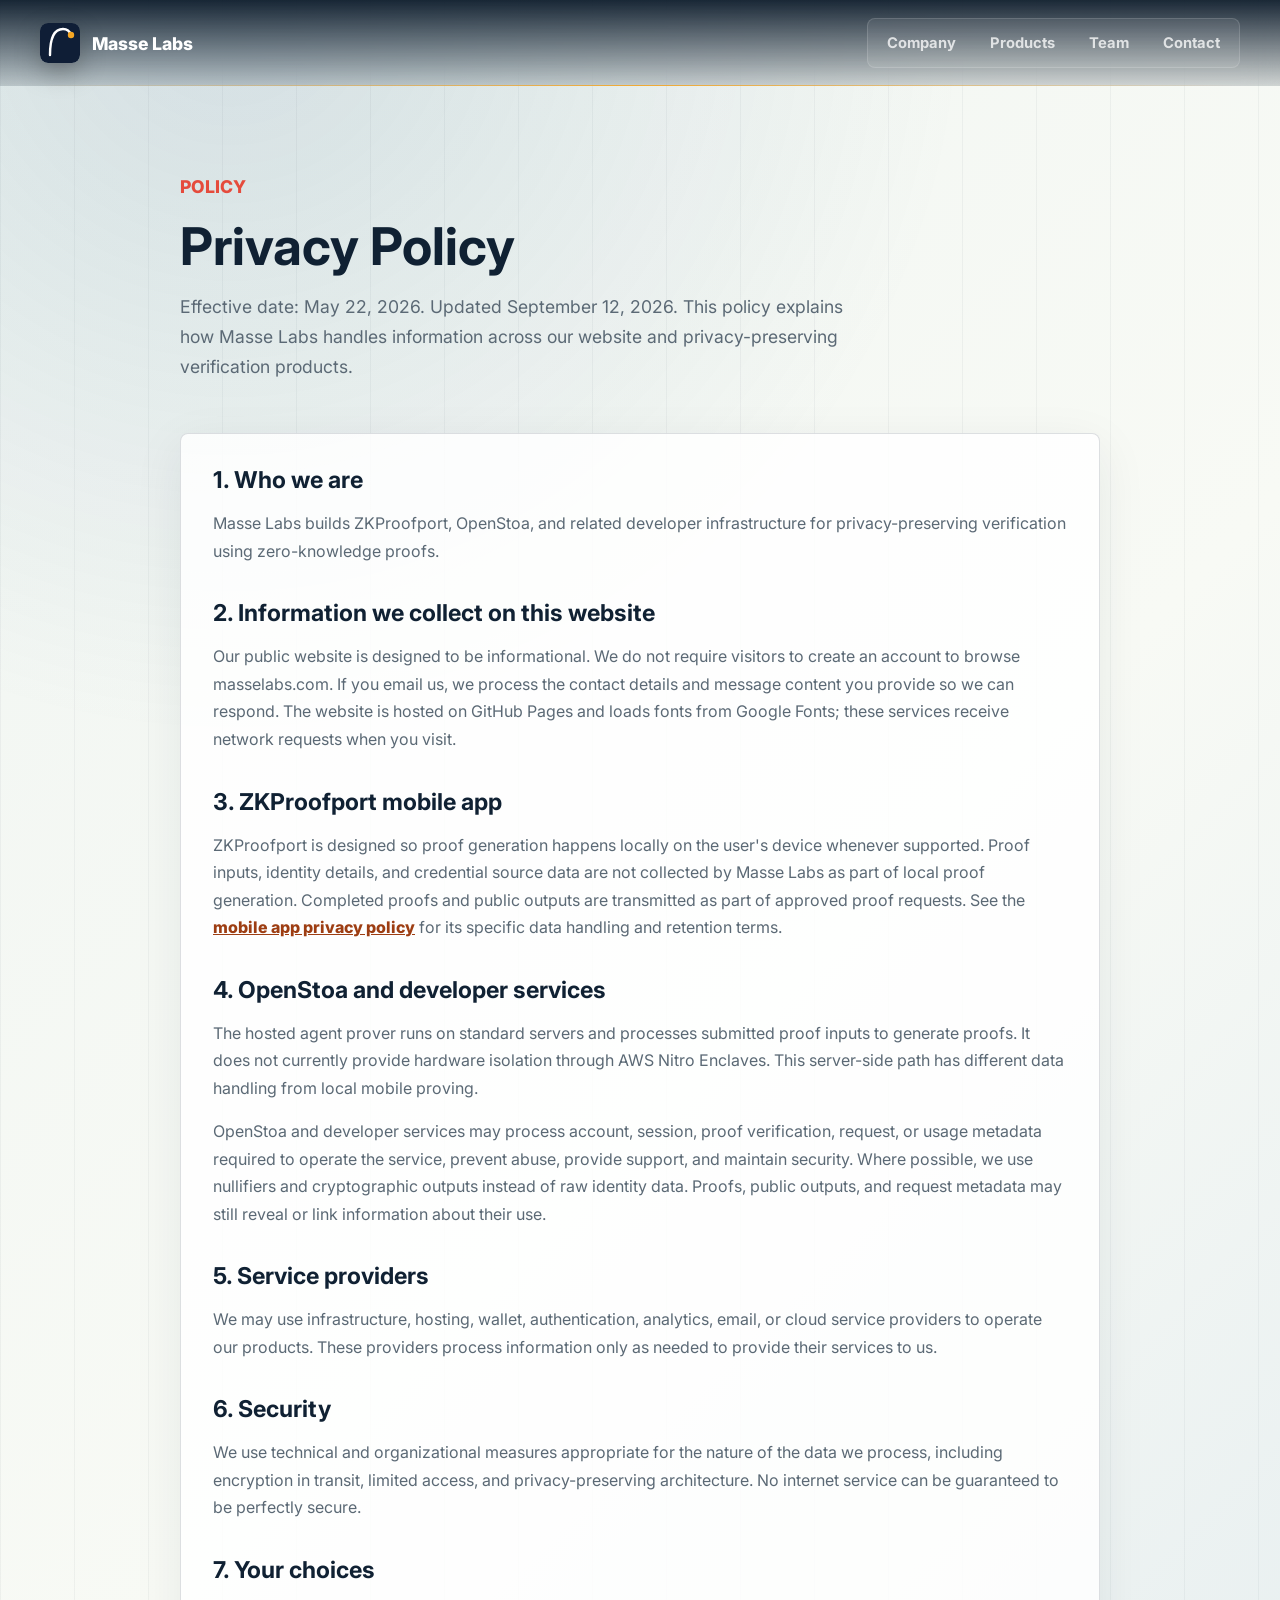
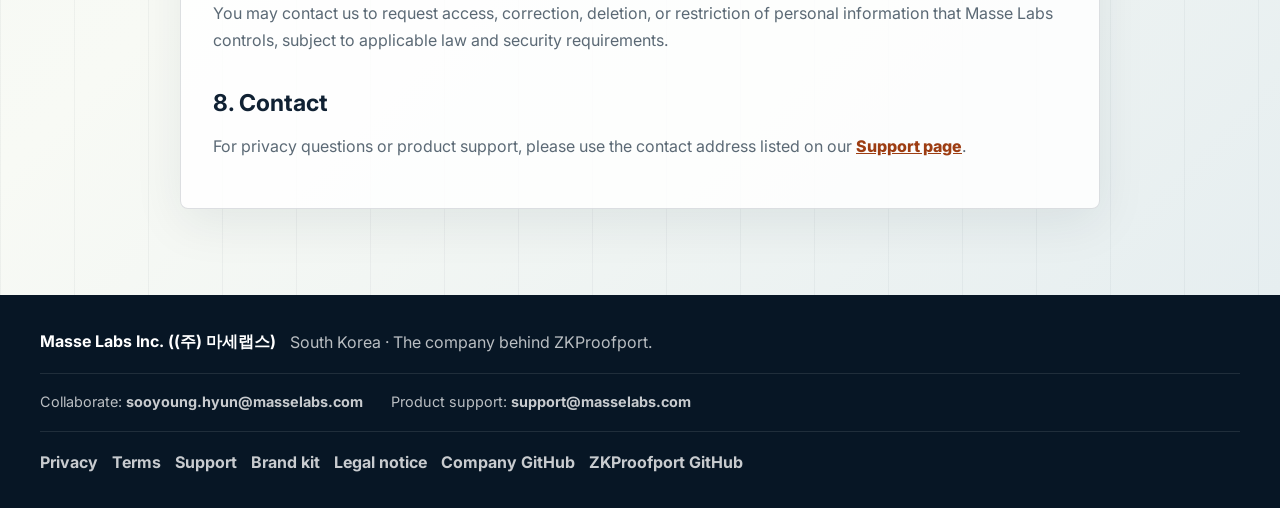
<file: privacy.html>
<!DOCTYPE html>
<html lang="en">
<head>
  <meta charset="UTF-8" />
  <meta name="viewport" content="width=device-width, initial-scale=1.0" />
  <title>Privacy Policy — Masse Labs</title>
  <meta name="description" content="How Masse Labs handles information across its website, mobile proving, and server-side services." />
  <link rel="canonical" href="https://masselabs.com/privacy.html" />
  <meta property="og:type" content="website" />
  <meta property="og:site_name" content="Masse Labs" />
  <meta property="og:title" content="Privacy Policy — Masse Labs" />
  <meta property="og:description" content="How Masse Labs handles information across its website, mobile proving, and server-side services." />
  <meta property="og:url" content="https://masselabs.com/privacy.html" />
  <meta property="og:image" content="https://masselabs.com/masselabs-logo.png" />
  <meta property="og:image:type" content="image/png" />
  <meta property="og:image:width" content="800" />
  <meta property="og:image:height" content="800" />
  <meta property="og:image:alt" content="Masse Labs logo" />
  <meta name="twitter:card" content="summary" />
  <meta name="twitter:title" content="Privacy Policy — Masse Labs" />
  <meta name="twitter:description" content="How Masse Labs handles information across its website, mobile proving, and server-side services." />
  <meta name="twitter:image" content="https://masselabs.com/masselabs-logo.png" />
  <meta name="twitter:image:alt" content="Masse Labs logo" />
  <link rel="icon" type="image/svg+xml" href="/favicon.svg" />
  <link rel="preconnect" href="https://fonts.googleapis.com" />
  <link rel="preconnect" href="https://fonts.gstatic.com" crossorigin />
  <link href="https://fonts.googleapis.com/css2?family=Inter:wght@400;500;600;700;800&display=swap" rel="stylesheet" />
  <link rel="stylesheet" href="style.css?v=20260919-company" />
</head>
<body>
  <a class="skip-link" href="#main">Skip to content</a>
  <header class="site-header">
    <a class="brand" href="index.html" aria-label="Masse Labs home">
      <img src="masselabs-logo.svg" alt="" class="brand-mark" width="40" height="40" />
      <span class="brand-name">Masse Labs</span>
    </a>
    <nav class="site-nav" aria-label="Primary navigation">
      <a href="index.html#company">Company</a>
      <a href="index.html#products">Products</a>
      <a href="index.html#team">Team</a>
      <a href="index.html#contact">Contact</a>
    </nav>
  </header>

  <main class="legal-page" id="main">
    <section class="legal-hero">
      <p class="eyebrow dark">Policy</p>
      <h1>Privacy Policy</h1>
      <p>Effective date: May 22, 2026. Updated September 12, 2026. This policy explains how Masse Labs handles information across our website and privacy-preserving verification products.</p>
    </section>

    <section class="legal-content">
      <div class="legal-card">
        <h2>1. Who we are</h2>
        <p>Masse Labs builds ZKProofport, OpenStoa, and related developer infrastructure for privacy-preserving verification using zero-knowledge proofs.</p>

        <h2>2. Information we collect on this website</h2>
        <p>Our public website is designed to be informational. We do not require visitors to create an account to browse masselabs.com. If you email us, we process the contact details and message content you provide so we can respond. The website is hosted on GitHub Pages and loads fonts from Google Fonts; these services receive network requests when you visit.</p>

        <h2>3. ZKProofport mobile app</h2>
        <p>ZKProofport is designed so proof generation happens locally on the user's device whenever supported. Proof inputs, identity details, and credential source data are not collected by Masse Labs as part of local proof generation. Completed proofs and public outputs are transmitted as part of approved proof requests. See the <a href="https://github.com/zkproofport/proofport-app/blob/main/docs/legal/privacy-policy.md" target="_blank" rel="noopener noreferrer">mobile app privacy policy</a> for its specific data handling and retention terms.</p>

        <h2>4. OpenStoa and developer services</h2>
        <p>The hosted agent prover runs on standard servers and processes submitted proof inputs to generate proofs. It does not currently provide hardware isolation through AWS Nitro Enclaves. This server-side path has different data handling from local mobile proving.</p>
        <p>OpenStoa and developer services may process account, session, proof verification, request, or usage metadata required to operate the service, prevent abuse, provide support, and maintain security. Where possible, we use nullifiers and cryptographic outputs instead of raw identity data. Proofs, public outputs, and request metadata may still reveal or link information about their use.</p>

        <h2>5. Service providers</h2>
        <p>We may use infrastructure, hosting, wallet, authentication, analytics, email, or cloud service providers to operate our products. These providers process information only as needed to provide their services to us.</p>

        <h2>6. Security</h2>
        <p>We use technical and organizational measures appropriate for the nature of the data we process, including encryption in transit, limited access, and privacy-preserving architecture. No internet service can be guaranteed to be perfectly secure.</p>

        <h2>7. Your choices</h2>
        <p>You may contact us to request access, correction, deletion, or restriction of personal information that Masse Labs controls, subject to applicable law and security requirements.</p>

        <h2>8. Contact</h2>
        <p>For privacy questions or product support, please use the contact address listed on our <a href="support.html">Support page</a>.</p>
      </div>
    </section>
  </main>

  <footer class="site-footer">
    <div class="footer-company">
      <strong>Masse Labs Inc. ((주) 마세랩스)</strong>
      <span>South Korea &middot; The company behind ZKProofport.</span>
    </div>
    <div class="footer-legal">
      <p>Collaborate: <a href="mailto:sooyoung.hyun@masselabs.com">sooyoung.hyun@<wbr />masselabs.com</a></p>
      <p>Product support: <a href="mailto:support@masselabs.com">support@masselabs.com</a></p>
    </div>
    <nav aria-label="Footer navigation">
      <a href="privacy.html">Privacy</a>
      <a href="terms.html">Terms</a>
      <a href="support.html">Support</a>
      <a href="brand.html">Brand kit</a>
      <a href="terms.html#company-details">Legal notice</a>
      <a href="https://github.com/masselabs" target="_blank" rel="noopener noreferrer">Company GitHub</a>
      <a href="https://github.com/zkproofport" target="_blank" rel="noopener noreferrer">ZKProofport GitHub</a>
    </nav>
  </footer>
</body>
</html>
</file>
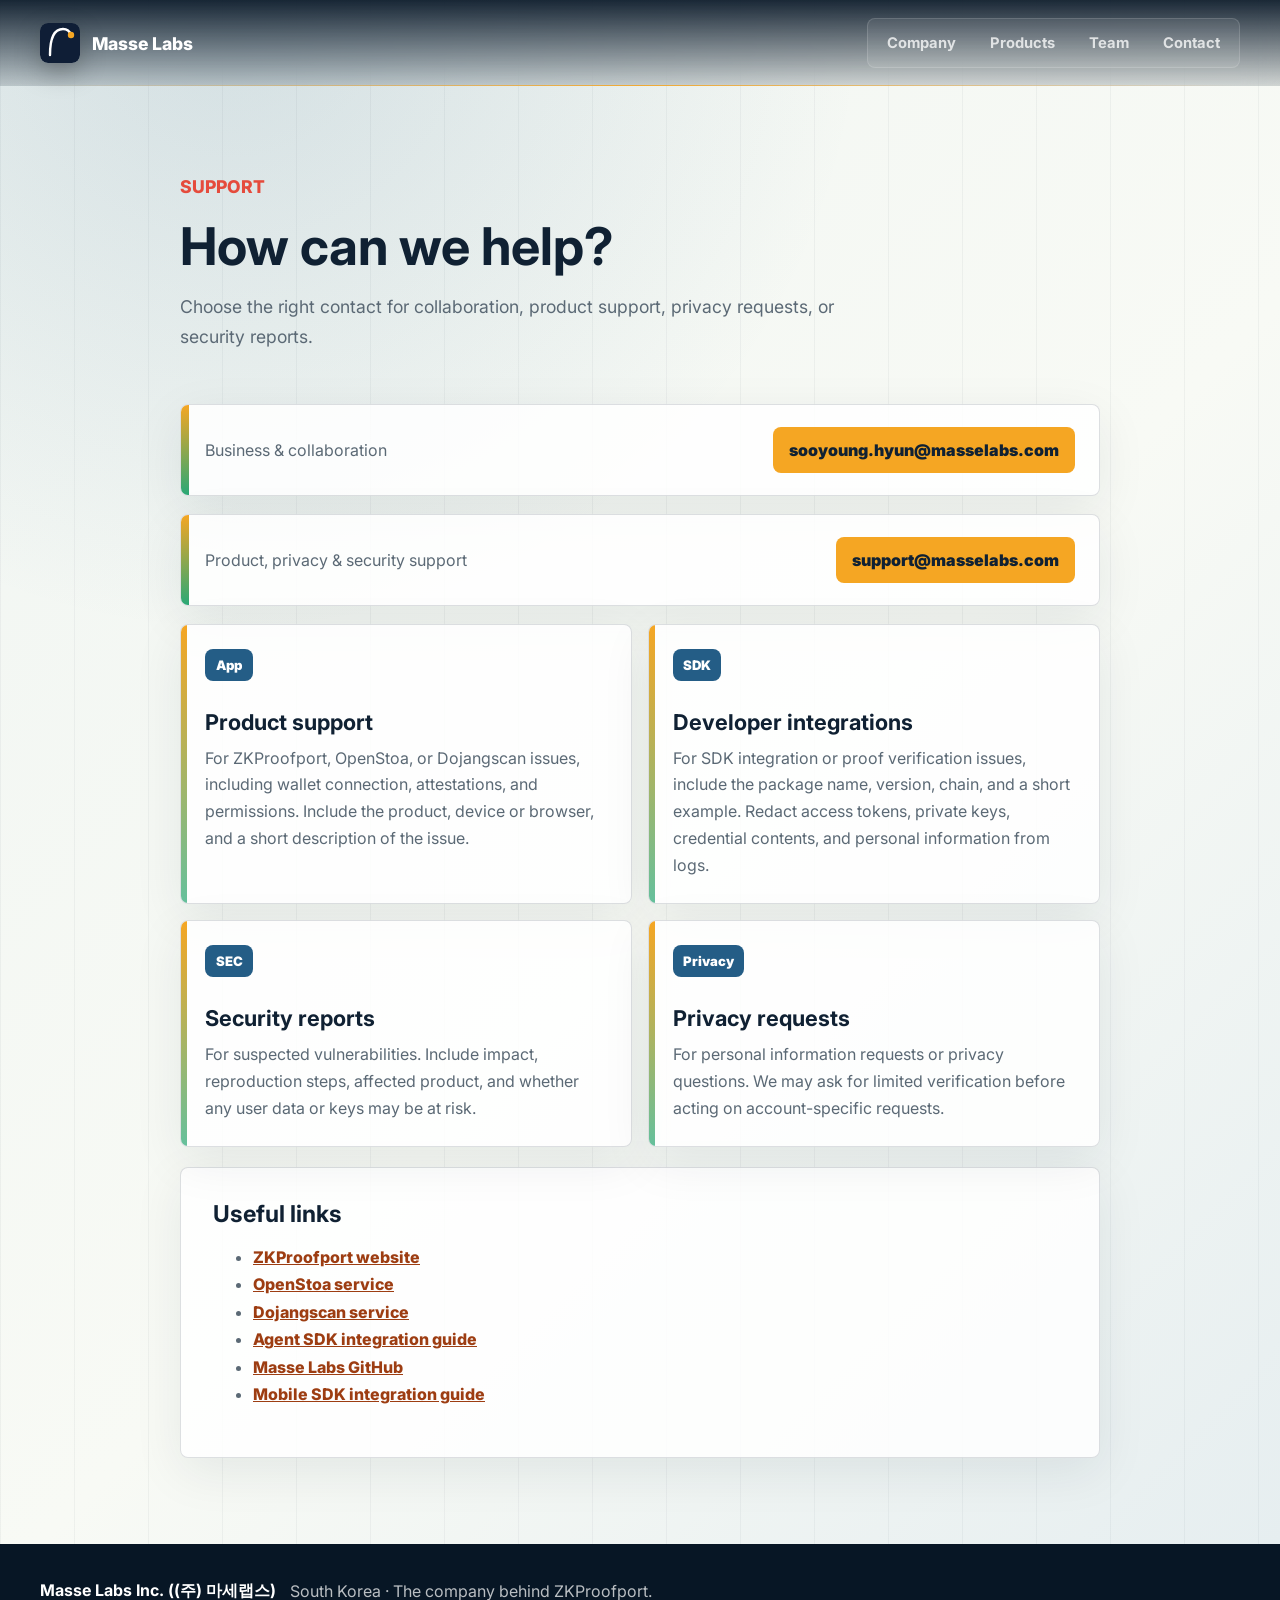
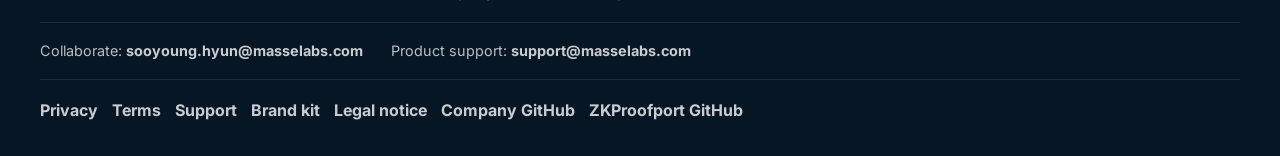
<file: support.html>
<!DOCTYPE html>
<html lang="en">
<head>
  <meta charset="UTF-8" />
  <meta name="viewport" content="width=device-width, initial-scale=1.0" />
  <title>Support &amp; Contact — Masse Labs</title>
  <meta name="description" content="Contact Masse Labs for business collaboration, product support, privacy requests, and security reports." />
  <link rel="canonical" href="https://masselabs.com/support.html" />
  <meta property="og:type" content="website" />
  <meta property="og:site_name" content="Masse Labs" />
  <meta property="og:title" content="Support &amp; Contact — Masse Labs" />
  <meta property="og:description" content="Contact Masse Labs for business collaboration, product support, privacy requests, and security reports." />
  <meta property="og:url" content="https://masselabs.com/support.html" />
  <meta property="og:image" content="https://masselabs.com/masselabs-logo.png" />
  <meta property="og:image:type" content="image/png" />
  <meta property="og:image:width" content="800" />
  <meta property="og:image:height" content="800" />
  <meta property="og:image:alt" content="Masse Labs logo" />
  <meta name="twitter:card" content="summary" />
  <meta name="twitter:title" content="Support &amp; Contact — Masse Labs" />
  <meta name="twitter:description" content="Contact Masse Labs for business collaboration, product support, privacy requests, and security reports." />
  <meta name="twitter:image" content="https://masselabs.com/masselabs-logo.png" />
  <meta name="twitter:image:alt" content="Masse Labs logo" />
  <link rel="icon" type="image/svg+xml" href="/favicon.svg" />
  <link rel="preconnect" href="https://fonts.googleapis.com" />
  <link rel="preconnect" href="https://fonts.gstatic.com" crossorigin />
  <link href="https://fonts.googleapis.com/css2?family=Inter:wght@400;500;600;700;800&display=swap" rel="stylesheet" />
  <link rel="stylesheet" href="style.css?v=20261008-products" />
</head>
<body>
  <a class="skip-link" href="#main">Skip to content</a>
  <header class="site-header">
    <a class="brand" href="index.html" aria-label="Masse Labs home">
      <img src="masselabs-logo.svg" alt="" class="brand-mark" width="40" height="40" />
      <span class="brand-name">Masse Labs</span>
    </a>
    <nav class="site-nav" aria-label="Primary navigation">
      <a href="index.html#company">Company</a>
      <a href="index.html#products">Products</a>
      <a href="index.html#team">Team</a>
      <a href="index.html#contact">Contact</a>
    </nav>
  </header>

  <main class="legal-page" id="main">
    <section class="legal-hero">
      <p class="eyebrow dark">Support</p>
      <h1>How can we help?</h1>
      <p>Choose the right contact for collaboration, product support, privacy requests, or security reports.</p>
    </section>

    <section class="legal-content">
      <div class="support-hub">
        <div class="support-address">
          <span>Business &amp; collaboration</span>
          <a href="mailto:sooyoung.hyun@masselabs.com">sooyoung.hyun@<wbr />masselabs.com</a>
        </div>
        <div class="support-address">
          <span>Product, privacy &amp; security support</span>
          <a href="mailto:support@masselabs.com">support@masselabs.com</a>
        </div>

        <div class="support-grid">
          <article class="support-route">
            <span>App</span>
            <h2>Product support</h2>
            <p>For ZKProofport, OpenStoa, or Dojangscan issues, including wallet connection, attestations, and permissions. Include the product, device or browser, and a short description of the issue.</p>
          </article>

          <article class="support-route">
            <span>SDK</span>
            <h2>Developer integrations</h2>
            <p>For SDK integration or proof verification issues, include the package name, version, chain, and a short example. Redact access tokens, private keys, credential contents, and personal information from logs.</p>
          </article>

          <article class="support-route">
            <span>SEC</span>
            <h2>Security reports</h2>
            <p>For suspected vulnerabilities. Include impact, reproduction steps, affected product, and whether any user data or keys may be at risk.</p>
          </article>

          <article class="support-route">
            <span>Privacy</span>
            <h2>Privacy requests</h2>
            <p>For personal information requests or privacy questions. We may ask for limited verification before acting on account-specific requests.</p>
          </article>
        </div>

        <div class="legal-card link-card">
          <h2>Useful links</h2>
          <ul>
            <li><a href="https://zkproofport.com" target="_blank" rel="noopener noreferrer">ZKProofport website</a></li>
            <li><a href="https://openstoa.xyz" target="_blank" rel="noopener noreferrer">OpenStoa service</a></li>
            <li><a href="https://dojangscan.com" target="_blank" rel="noopener noreferrer">Dojangscan service</a></li>
            <li><a href="https://github.com/zkproofport/proofport-ai/tree/main/packages/sdk#readme" target="_blank" rel="noopener noreferrer">Agent SDK integration guide</a></li>
            <li><a href="https://github.com/masselabs" target="_blank" rel="noopener noreferrer">Masse Labs GitHub</a></li>
            <li><a href="https://github.com/zkproofport/proofport-app-sdk#readme" target="_blank" rel="noopener noreferrer">Mobile SDK integration guide</a></li>
          </ul>
        </div>
      </div>
    </section>
  </main>

  <footer class="site-footer">
    <div class="footer-company">
      <strong>Masse Labs Inc. ((주) 마세랩스)</strong>
      <span>South Korea &middot; The company behind ZKProofport.</span>
    </div>
    <div class="footer-legal">
      <p>Collaborate: <a href="mailto:sooyoung.hyun@masselabs.com">sooyoung.hyun@<wbr />masselabs.com</a></p>
      <p>Product support: <a href="mailto:support@masselabs.com">support@masselabs.com</a></p>
    </div>
    <nav aria-label="Footer navigation">
      <a href="privacy.html">Privacy</a>
      <a href="terms.html">Terms</a>
      <a href="support.html">Support</a>
      <a href="brand.html">Brand kit</a>
      <a href="terms.html#company-details">Legal notice</a>
      <a href="https://github.com/masselabs" target="_blank" rel="noopener noreferrer">Company GitHub</a>
      <a href="https://github.com/zkproofport" target="_blank" rel="noopener noreferrer">ZKProofport GitHub</a>
    </nav>
  </footer>
</body>
</html>
</file>
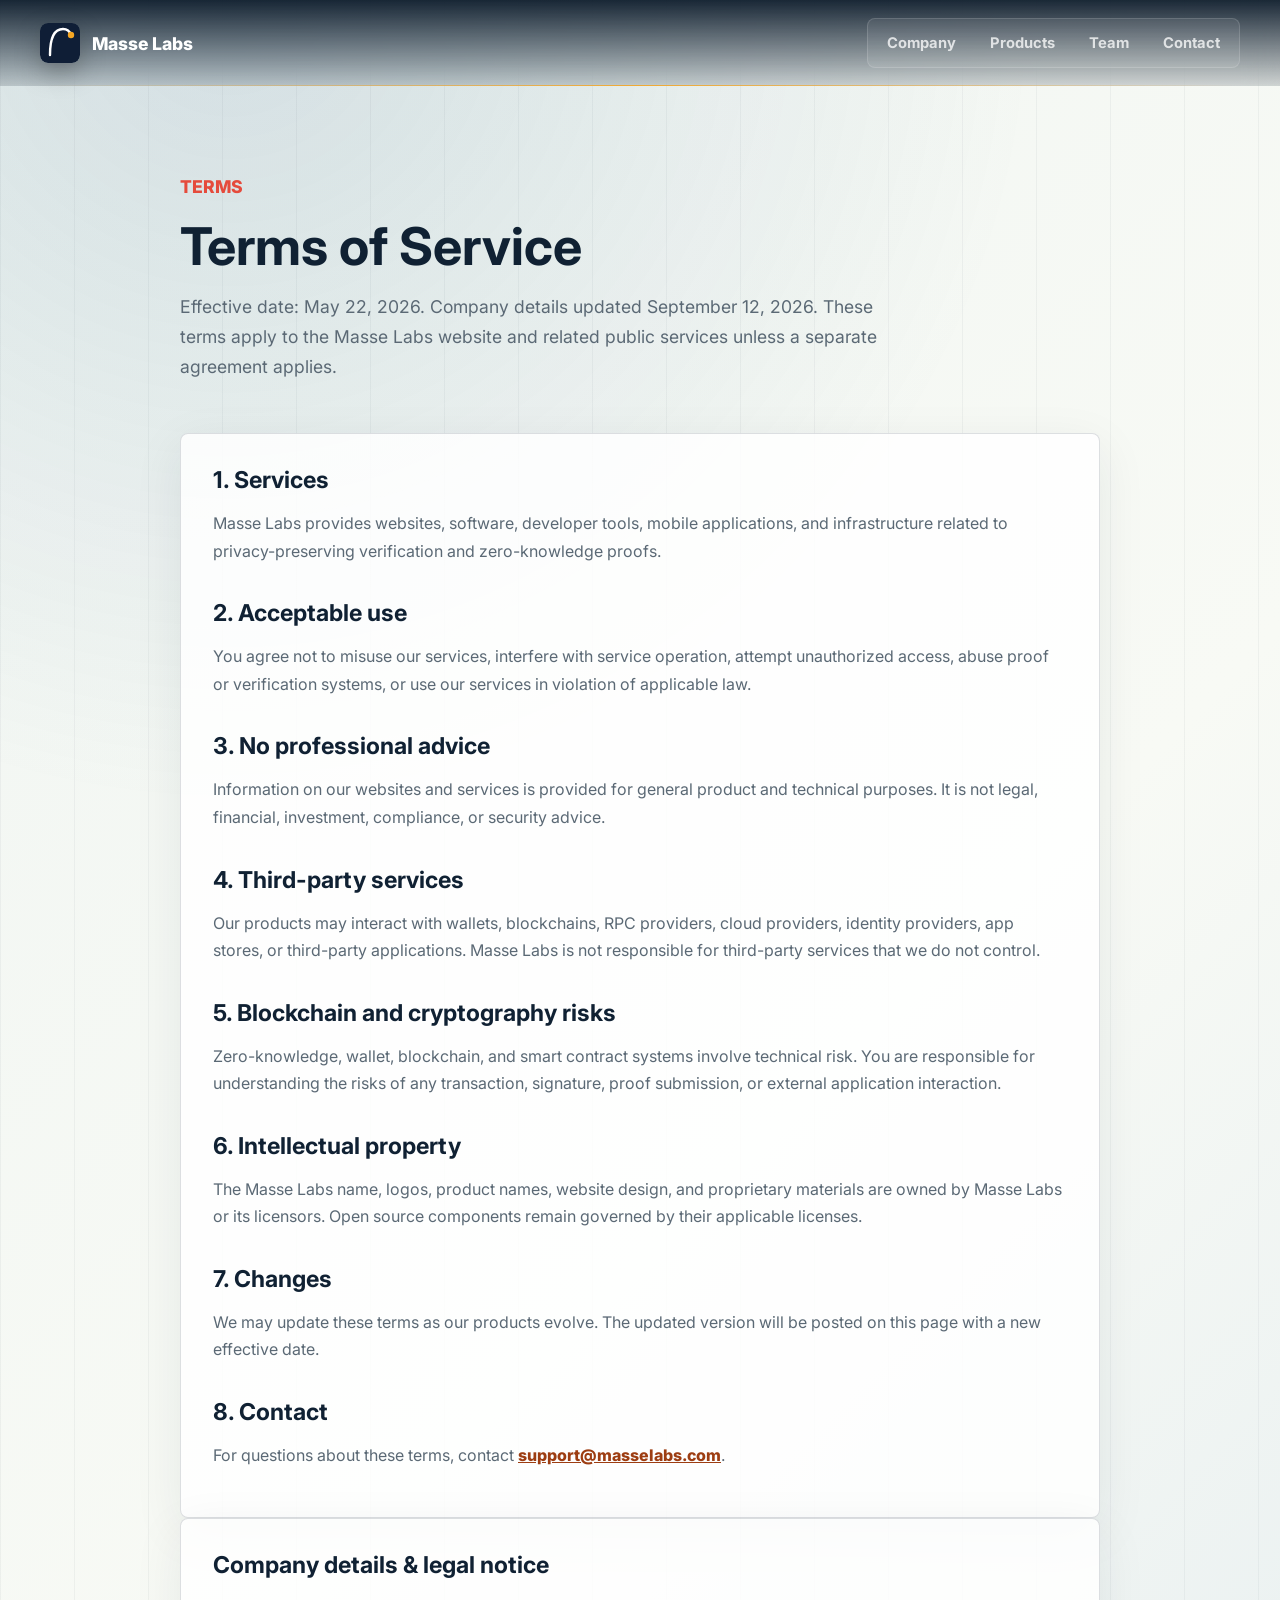
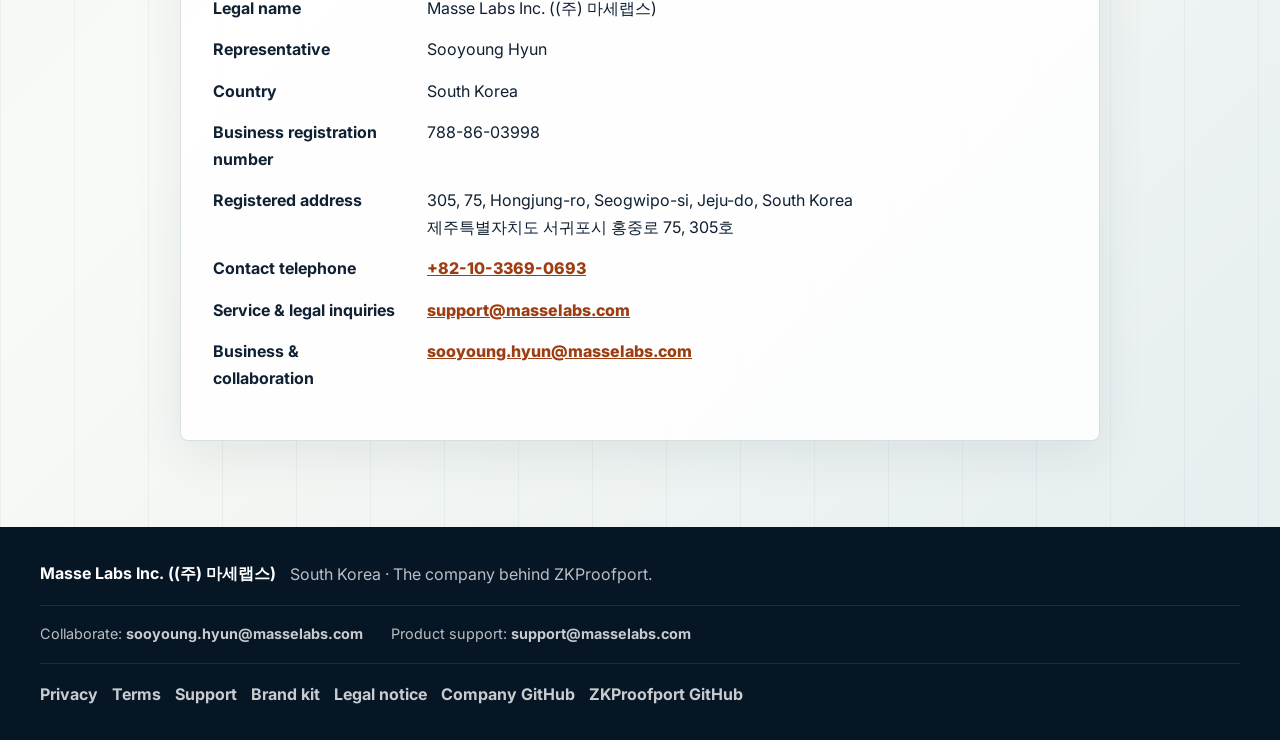
<file: terms.html>
<!DOCTYPE html>
<html lang="en">
<head>
  <meta charset="UTF-8" />
  <meta name="viewport" content="width=device-width, initial-scale=1.0" />
  <title>Terms &amp; Legal Notice — Masse Labs</title>
  <meta name="description" content="Terms of service and company details for Masse Labs Inc., the company behind ZKProofport." />
  <link rel="canonical" href="https://masselabs.com/terms.html" />
  <meta property="og:type" content="website" />
  <meta property="og:site_name" content="Masse Labs" />
  <meta property="og:title" content="Terms &amp; Legal Notice — Masse Labs" />
  <meta property="og:description" content="Terms of service and company details for Masse Labs Inc., the company behind ZKProofport." />
  <meta property="og:url" content="https://masselabs.com/terms.html" />
  <meta property="og:image" content="https://masselabs.com/masselabs-logo.png" />
  <meta property="og:image:type" content="image/png" />
  <meta property="og:image:width" content="800" />
  <meta property="og:image:height" content="800" />
  <meta property="og:image:alt" content="Masse Labs logo" />
  <meta name="twitter:card" content="summary" />
  <meta name="twitter:title" content="Terms &amp; Legal Notice — Masse Labs" />
  <meta name="twitter:description" content="Terms of service and company details for Masse Labs Inc., the company behind ZKProofport." />
  <meta name="twitter:image" content="https://masselabs.com/masselabs-logo.png" />
  <meta name="twitter:image:alt" content="Masse Labs logo" />
  <link rel="icon" type="image/svg+xml" href="/favicon.svg" />
  <link rel="preconnect" href="https://fonts.googleapis.com" />
  <link rel="preconnect" href="https://fonts.gstatic.com" crossorigin />
  <link href="https://fonts.googleapis.com/css2?family=Inter:wght@400;500;600;700;800&display=swap" rel="stylesheet" />
  <link rel="stylesheet" href="style.css?v=20260919-company" />
</head>
<body>
  <a class="skip-link" href="#main">Skip to content</a>
  <header class="site-header">
    <a class="brand" href="index.html" aria-label="Masse Labs home">
      <img src="masselabs-logo.svg" alt="" class="brand-mark" width="40" height="40" />
      <span class="brand-name">Masse Labs</span>
    </a>
    <nav class="site-nav" aria-label="Primary navigation">
      <a href="index.html#company">Company</a>
      <a href="index.html#products">Products</a>
      <a href="index.html#team">Team</a>
      <a href="index.html#contact">Contact</a>
    </nav>
  </header>

  <main class="legal-page" id="main">
    <section class="legal-hero">
      <p class="eyebrow dark">Terms</p>
      <h1>Terms of Service</h1>
      <p>Effective date: May 22, 2026. Company details updated September 12, 2026. These terms apply to the Masse Labs website and related public services unless a separate agreement applies.</p>
    </section>

    <section class="legal-content">
      <div class="legal-card">
        <h2>1. Services</h2>
        <p>Masse Labs provides websites, software, developer tools, mobile applications, and infrastructure related to privacy-preserving verification and zero-knowledge proofs.</p>

        <h2>2. Acceptable use</h2>
        <p>You agree not to misuse our services, interfere with service operation, attempt unauthorized access, abuse proof or verification systems, or use our services in violation of applicable law.</p>

        <h2>3. No professional advice</h2>
        <p>Information on our websites and services is provided for general product and technical purposes. It is not legal, financial, investment, compliance, or security advice.</p>

        <h2>4. Third-party services</h2>
        <p>Our products may interact with wallets, blockchains, RPC providers, cloud providers, identity providers, app stores, or third-party applications. Masse Labs is not responsible for third-party services that we do not control.</p>

        <h2>5. Blockchain and cryptography risks</h2>
        <p>Zero-knowledge, wallet, blockchain, and smart contract systems involve technical risk. You are responsible for understanding the risks of any transaction, signature, proof submission, or external application interaction.</p>

        <h2>6. Intellectual property</h2>
        <p>The Masse Labs name, logos, product names, website design, and proprietary materials are owned by Masse Labs or its licensors. Open source components remain governed by their applicable licenses.</p>

        <h2>7. Changes</h2>
        <p>We may update these terms as our products evolve. The updated version will be posted on this page with a new effective date.</p>

        <h2>8. Contact</h2>
        <p>For questions about these terms, contact <a href="mailto:support@masselabs.com">support@masselabs.com</a>.</p>
      </div>
      <div class="legal-card" id="company-details">
        <h2>Company details &amp; legal notice</h2>
        <dl class="company-details">
          <dt>Legal name</dt><dd>Masse Labs Inc. ((주) 마세랩스)</dd>
          <dt>Representative</dt><dd>Sooyoung Hyun</dd>
          <dt>Country</dt><dd>South Korea</dd>
          <dt>Business registration number</dt><dd>788-86-03998</dd>
          <dt>Registered address</dt><dd>305, 75, Hongjung-ro, Seogwipo-si, Jeju-do, South Korea<br /><span lang="ko">제주특별자치도 서귀포시 홍중로 75, 305호</span></dd>
          <dt>Contact telephone</dt><dd><a href="tel:+821033690693">+82-10-3369-0693</a></dd>
          <dt>Service &amp; legal inquiries</dt><dd><a href="mailto:support@masselabs.com">support@masselabs.com</a></dd>
          <dt>Business &amp; collaboration</dt><dd><a href="mailto:sooyoung.hyun@masselabs.com">sooyoung.hyun@<wbr />masselabs.com</a></dd>
        </dl>
      </div>
    </section>
  </main>

  <footer class="site-footer">
    <div class="footer-company">
      <strong>Masse Labs Inc. ((주) 마세랩스)</strong>
      <span>South Korea &middot; The company behind ZKProofport.</span>
    </div>
    <div class="footer-legal">
      <p>Collaborate: <a href="mailto:sooyoung.hyun@masselabs.com">sooyoung.hyun@<wbr />masselabs.com</a></p>
      <p>Product support: <a href="mailto:support@masselabs.com">support@masselabs.com</a></p>
    </div>
    <nav aria-label="Footer navigation">
      <a href="privacy.html">Privacy</a>
      <a href="terms.html">Terms</a>
      <a href="support.html">Support</a>
      <a href="brand.html">Brand kit</a>
      <a href="terms.html#company-details">Legal notice</a>
      <a href="https://github.com/masselabs" target="_blank" rel="noopener noreferrer">Company GitHub</a>
      <a href="https://github.com/zkproofport" target="_blank" rel="noopener noreferrer">ZKProofport GitHub</a>
    </nav>
  </footer>
</body>
</html>
</file>
<file: style.css>
*, *::before, *::after {
  box-sizing: border-box;
}

:root {
  --ink: #102133;
  --ink-2: #18344e;
  --paper: #f7f9f5;
  --white: #ffffff;
  --muted: #5b6975;
  --line: rgba(16, 33, 51, 0.14);
  --gold: #f5a623;
  --red: #e54b3c;
  --green: #2aa876;
  --blue: #245d86;
  --felt: #123f52;
  --cream: #fff8e8;
  --surface: #f0f5f2;
  --surface-2: #e6eef0;
  --surface-3: #f8faf5;
  --module: rgba(255, 255, 255, 0.84);
  --module-dark: #102133;
  --grid-line: rgba(16, 33, 51, 0.045);
  --shadow: 0 24px 80px rgba(16, 33, 51, 0.16);
  --soft-shadow: 0 14px 50px rgba(16, 33, 51, 0.08);
}

html {
  scroll-behavior: smooth;
}

body {
  margin: 0;
  font-family: Inter, -apple-system, BlinkMacSystemFont, "Segoe UI", sans-serif;
  color: var(--ink);
  background:
    linear-gradient(90deg, var(--grid-line) 1px, transparent 1px),
    radial-gradient(circle at 18% 0%, rgba(36, 93, 134, 0.16), transparent 34%),
    linear-gradient(135deg, #e9f0ec 0%, #f8faf5 54%, #e2edf0 100%);
  background-size: 74px 100%, auto, auto;
  -webkit-font-smoothing: antialiased;
  text-rendering: optimizeLegibility;
}

::selection {
  color: var(--ink);
  background: rgba(245, 166, 35, 0.36);
}

a {
  color: inherit;
}

#c {
  position: fixed;
  inset: 0;
  width: 100%;
  height: 100%;
  z-index: 0;
}

#ripples {
  position: fixed;
  inset: 0;
  pointer-events: none;
  z-index: 3;
}

.site-header,
main,
.site-footer {
  position: relative;
  z-index: 2;
}

.site-header {
  position: fixed;
  top: 0;
  left: 0;
  right: 0;
  z-index: 20;
  display: flex;
  align-items: center;
  justify-content: space-between;
  gap: 24px;
  min-height: 78px;
  padding: 18px 40px;
  color: var(--white);
  background: linear-gradient(180deg, rgba(7, 22, 38, 0.92), rgba(7, 22, 38, 0.16));
  backdrop-filter: blur(16px);
}

.site-header::after {
  content: "";
  position: absolute;
  left: 40px;
  right: 40px;
  bottom: 0;
  height: 1px;
  background: linear-gradient(90deg, transparent, rgba(245, 166, 35, 0.90), transparent);
}

.brand {
  display: inline-flex;
  align-items: center;
  gap: 12px;
  text-decoration: none;
  font-weight: 800;
}

.brand-mark {
  width: 40px;
  height: 40px;
  border-radius: 8px;
  box-shadow: 0 10px 26px rgba(0, 0, 0, 0.26);
}

.brand-name {
  font-size: 1.1rem;
}

.site-nav {
  display: flex;
  align-items: center;
  gap: 8px;
  padding: 6px;
  border: 1px solid rgba(255, 255, 255, 0.14);
  background: rgba(255, 255, 255, 0.08);
  border-radius: 8px;
}

.site-nav a {
  display: inline-flex;
  align-items: center;
  min-height: 36px;
  padding: 0 13px;
  border-radius: 6px;
  color: rgba(255, 255, 255, 0.76);
  text-decoration: none;
  font-size: 0.92rem;
  font-weight: 700;
}

.site-nav a:hover,
.site-nav a:focus-visible {
  color: var(--white);
  background: rgba(255, 255, 255, 0.12);
  outline: none;
}

.hero {
  position: relative;
  min-height: 90vh;
  display: flex;
  flex-direction: column;
  justify-content: center;
  padding: 120px 40px 28px;
  color: var(--white);
  overflow: hidden;
}

.hero::before {
  content: "MASSE LABS";
  position: absolute;
  left: max(22px, calc((100vw - 1120px) / 2 - 40px));
  top: 112px;
  z-index: 1;
  color: rgba(255, 255, 255, 0.035);
  font-size: clamp(5rem, 13vw, 12rem);
  line-height: 0.9;
  font-weight: 900;
  pointer-events: none;
}

.hero::after {
  content: "";
  position: absolute;
  left: 0;
  right: 0;
  bottom: 92px;
  z-index: 1;
  height: 92px;
  background:
    linear-gradient(90deg, rgba(229, 75, 60, 0), rgba(245, 166, 35, 0.18), rgba(42, 168, 118, 0)),
    linear-gradient(180deg, transparent 49%, rgba(255, 255, 255, 0.20) 50%, transparent 51%);
  transform: skewY(-4deg);
  pointer-events: none;
}

.hero-inner {
  width: min(1120px, 100%);
  margin: 0 auto;
  display: grid;
  grid-template-columns: minmax(0, 1fr) 440px;
  gap: 50px;
  align-items: center;
  position: relative;
  z-index: 2;
}

.hero-copy {
  position: relative;
  z-index: 2;
}

.lab-index {
  display: inline-grid;
  grid-template-columns: repeat(4, auto);
  gap: 1px;
  margin-bottom: 22px;
  border: 1px solid rgba(255, 255, 255, 0.16);
  background: rgba(255, 255, 255, 0.16);
}

.lab-index span {
  display: inline-flex;
  align-items: center;
  min-height: 34px;
  padding: 0 11px;
  color: rgba(255, 255, 255, 0.82);
  background: rgba(7, 22, 38, 0.62);
  font-size: 0.72rem;
  font-weight: 900;
}

.eyebrow {
  margin: 0 0 18px;
  color: rgba(255, 255, 255, 0.68);
  font-size: 0.95rem;
  font-weight: 800;
  text-transform: uppercase;
}

.eyebrow.dark {
  color: var(--red);
}

.hero h1 {
  margin: 0;
  max-width: 780px;
  font-size: clamp(2.8rem, 4.5vw, 4.5rem);
  line-height: 1.07;
  font-weight: 900;
  text-wrap: balance;
}

.hero-lede {
  max-width: 650px;
  margin: 32px 0 0;
  color: rgba(255, 255, 255, 0.84);
  font-size: 1.54rem;
  line-height: 1.5;
  font-weight: 600;
}

.hero-line {
  min-height: 52px;
  margin: 34px 0 0;
  font-size: 1.6rem;
  line-height: 1.25;
  font-weight: 800;
}

#typed {
  color: var(--gold);
}

.cursor {
  display: inline-block;
  color: rgba(255, 255, 255, 0.42);
  animation: blink 1s step-end infinite;
}

@keyframes blink {
  50% { opacity: 0; }
}

.hero-actions {
  display: flex;
  flex-wrap: wrap;
  gap: 12px;
  margin-top: 34px;
}

.hero-stamp {
  display: inline-flex;
  margin-top: 28px;
  padding: 11px 14px;
  border: 1px solid rgba(245, 166, 35, 0.42);
  border-radius: 8px;
  color: rgba(255, 255, 255, 0.80);
  background: rgba(7, 22, 38, 0.36);
  font-size: 0.86rem;
  font-weight: 900;
  text-transform: uppercase;
}

.button {
  display: inline-flex;
  align-items: center;
  justify-content: center;
  min-height: 48px;
  padding: 0 18px;
  border-radius: 8px;
  text-decoration: none;
  font-weight: 800;
  border: 1px solid transparent;
}

.button.primary {
  color: #1d1400;
  background: var(--gold);
  box-shadow: 0 18px 44px rgba(245, 166, 35, 0.25);
}

.button.secondary {
  color: var(--white);
  border-color: rgba(255, 255, 255, 0.24);
  background: rgba(255, 255, 255, 0.08);
}

.button:hover,
.button:focus-visible {
  transform: translateY(-1px);
  outline: none;
}

.architecture-panel {
  position: relative;
  width: 440px;
  min-height: 500px;
  justify-self: end;
  display: grid;
  gap: 18px;
  align-content: start;
  padding: 24px;
  border: 1px solid rgba(255, 255, 255, 0.18);
  border-radius: 8px;
  background:
    linear-gradient(90deg, rgba(255, 255, 255, 0.035) 1px, transparent 1px),
    linear-gradient(rgba(255, 255, 255, 0.035) 1px, transparent 1px),
    linear-gradient(135deg, rgba(255, 255, 255, 0.12), rgba(255, 255, 255, 0.03)),
    rgba(8, 22, 36, 0.70);
  background-size: 32px 32px, 32px 32px, auto, auto;
  box-shadow: 0 28px 90px rgba(0, 0, 0, 0.28);
  overflow: hidden;
}

.architecture-panel::before {
  content: "";
  position: absolute;
  inset: 0;
  border-left: 8px solid rgba(245, 166, 35, 0.88);
  pointer-events: none;
}

.architecture-panel::after {
  content: "";
  position: absolute;
  left: 72px;
  right: 28px;
  top: 213px;
  height: 2px;
  background: linear-gradient(90deg, rgba(245, 166, 35, 0.94), rgba(42, 168, 118, 0.76));
  pointer-events: none;
}

.panel-header {
  position: relative;
  z-index: 1;
  display: flex;
  align-items: center;
  justify-content: space-between;
  gap: 18px;
  padding-bottom: 18px;
  border-bottom: 1px solid rgba(255, 255, 255, 0.15);
}

.panel-header span {
  color: rgba(255, 255, 255, 0.58);
  font-size: 0.8rem;
  font-weight: 900;
  text-transform: uppercase;
}

.panel-header strong {
  color: var(--white);
  font-size: 0.96rem;
}

.proof-flow {
  position: relative;
  z-index: 1;
  display: grid;
  gap: 12px;
  margin-top: 4px;
}

.flow-step {
  display: grid;
  grid-template-columns: 42px 1fr;
  column-gap: 14px;
  row-gap: 2px;
  align-items: center;
  padding: 16px;
  border: 1px solid rgba(255, 255, 255, 0.20);
  border-radius: 8px;
  background: rgba(7, 22, 38, 0.68);
  box-shadow: 0 16px 34px rgba(0, 0, 0, 0.22);
}

.flow-step span {
  grid-row: span 2;
  display: grid;
  place-items: center;
  width: 42px;
  height: 42px;
  border-radius: 8px;
  color: #1d1400;
  background: var(--gold);
  font-size: 0.82rem;
  font-weight: 900;
}

.flow-step strong {
  color: var(--white);
  font-size: 1.05rem;
}

.flow-step small {
  color: rgba(255, 255, 255, 0.58);
  font-weight: 700;
}

.verifier-console {
  position: relative;
  z-index: 1;
  display: grid;
  gap: 1px;
  margin-top: 8px;
  border: 1px solid rgba(255, 255, 255, 0.16);
  border-radius: 8px;
  background: rgba(255, 255, 255, 0.13);
  overflow: hidden;
}

.verifier-console div {
  display: grid;
  grid-template-columns: 90px 1fr;
  gap: 12px;
  padding: 12px 14px;
  background: rgba(7, 22, 38, 0.76);
}

.verifier-console span {
  color: rgba(255, 255, 255, 0.42);
  font-size: 0.78rem;
  font-weight: 900;
  text-transform: uppercase;
}

.verifier-console strong {
  color: var(--gold);
  font-family: "SFMono-Regular", Consolas, monospace;
  font-size: 0.9rem;
}

.assurance-grid {
  position: relative;
  z-index: 1;
  display: grid;
  grid-template-columns: repeat(2, minmax(0, 1fr));
  gap: 10px;
}

.assurance-grid span {
  min-height: 54px;
  display: flex;
  align-items: center;
  padding: 0 12px;
  border: 1px solid rgba(255, 255, 255, 0.13);
  border-radius: 8px;
  color: rgba(255, 255, 255, 0.78);
  background: rgba(255, 255, 255, 0.06);
  font-size: 0.82rem;
  font-weight: 800;
}

.proof-strip {
  position: relative;
  z-index: 3;
  width: min(1120px, calc(100% - 80px));
  margin: 56px auto 0;
  display: grid;
  grid-template-columns: repeat(4, 1fr);
  border: 1px solid rgba(255, 255, 255, 0.18);
  background: rgba(8, 24, 41, 0.78);
  backdrop-filter: blur(16px);
  border-radius: 8px;
  overflow: hidden;
}

.proof-strip div {
  min-height: 86px;
  padding: 18px;
  border-right: 1px solid rgba(255, 255, 255, 0.12);
}

.proof-strip div:last-child {
  border-right: 0;
}

.strip-label {
  display: block;
  margin-bottom: 7px;
  color: rgba(255, 255, 255, 0.52);
  font-size: 0.78rem;
  font-weight: 800;
  text-transform: uppercase;
}

.proof-strip strong {
  display: block;
  color: var(--white);
  font-size: 1rem;
  line-height: 1.35;
}

.section {
  position: relative;
  padding: 96px 40px;
  border-top: 1px solid rgba(16, 33, 51, 0.10);
  background:
    linear-gradient(90deg, var(--grid-line) 1px, transparent 1px),
    radial-gradient(circle at 16% 0%, rgba(36, 93, 134, 0.13), transparent 34%),
    linear-gradient(135deg, var(--surface) 0%, var(--surface-3) 62%, var(--surface-2) 100%);
  background-size: 74px 100%, auto, auto;
  overflow: hidden;
}

.section > * {
  position: relative;
  z-index: 1;
}

.section::before {
  content: "";
  position: absolute;
  top: 0;
  left: max(40px, calc((100vw - 1120px) / 2));
  width: min(240px, calc(100% - 80px));
  height: 3px;
  background: linear-gradient(90deg, var(--gold), rgba(42, 168, 118, 0.75), transparent);
}

.section::after {
  content: "";
  position: absolute;
  top: 0;
  bottom: 0;
  left: max(40px, calc((100vw - 1120px) / 2));
  width: 1px;
  background: linear-gradient(180deg, rgba(245, 166, 35, 0.28), rgba(16, 33, 51, 0.05));
  pointer-events: none;
}

.section-light {
  background:
    linear-gradient(90deg, var(--grid-line) 1px, transparent 1px),
    radial-gradient(circle at 22% -5%, rgba(245, 166, 35, 0.13), transparent 32%),
    linear-gradient(135deg, rgba(18, 63, 82, 0.11), var(--surface-2) 44%, var(--surface) 100%);
  background-size: 74px 100%, auto, auto;
}

.section-white {
  background:
    linear-gradient(90deg, var(--grid-line) 1px, transparent 1px),
    radial-gradient(circle at 78% -8%, rgba(42, 168, 118, 0.11), transparent 31%),
    linear-gradient(135deg, var(--surface-3) 0%, var(--surface) 56%, #e7eff1 100%);
  background-size: 74px 100%, auto, auto;
}

.section-dark {
  color: var(--ink);
  background:
    linear-gradient(90deg, var(--grid-line) 1px, transparent 1px),
    radial-gradient(circle at 15% -4%, rgba(7, 22, 38, 0.20), transparent 35%),
    linear-gradient(135deg, #dce8ec 0%, var(--surface-2) 50%, #edf4f0 100%);
  background-size: 74px 100%, auto, auto;
}

.section-contact {
  background:
    linear-gradient(90deg, var(--grid-line) 1px, transparent 1px),
    radial-gradient(circle at 72% -18%, rgba(229, 75, 60, 0.10), transparent 34%),
    linear-gradient(135deg, var(--surface) 0%, var(--surface-3) 48%, #dfeaec 100%);
  background-size: 74px 100%, auto, auto;
}

.section-grid,
.section-heading,
.product-grid,
.pathway,
.circuit-list,
.company-grid,
.contact-panel {
  width: min(1120px, 100%);
  margin: 0 auto;
  position: relative;
  z-index: 1;
}

.section-grid {
  display: grid;
  grid-template-columns: 0.95fr 1.05fr;
  gap: 80px;
  align-items: start;
}

.section h2 {
  margin: 0;
  font-size: 3rem;
  line-height: 1.08;
}

.copy-stack {
  display: grid;
  gap: 18px;
}

.copy-stack p,
.section-heading p {
  margin: 0;
  color: var(--muted);
  font-size: 1.08rem;
  line-height: 1.75;
}

.section-heading {
  margin-bottom: 42px;
  position: relative;
  padding-left: 22px;
}

.section-heading::after {
  content: "";
  display: block;
  width: 170px;
  height: 5px;
  margin-top: 26px;
  background: linear-gradient(90deg, var(--red), var(--gold), var(--green));
  transform: skewX(-22deg);
}

.section-heading::before {
  content: "";
  position: absolute;
  left: 0;
  top: 7px;
  bottom: 4px;
  width: 3px;
  background: var(--gold);
}

.section-heading.narrow {
  max-width: 780px;
}

.section-heading h2 {
  margin-bottom: 16px;
}

.section .eyebrow {
  color: var(--red);
}

.section-dark .section-heading p {
  color: var(--muted);
}

.product-grid {
  display: grid;
  grid-template-columns: repeat(2, minmax(0, 1fr));
  gap: 22px;
  padding-top: 22px;
  counter-reset: product;
}

.product-card,
.founder-card {
  display: flex;
  gap: 20px;
  padding: 24px;
  border: 1px solid var(--line);
  border-radius: 8px;
  background: var(--module);
  box-shadow: var(--soft-shadow);
}

.product-card {
  position: relative;
  min-height: 228px;
  overflow: hidden;
  counter-increment: product;
}

.product-card::before {
  content: "0" counter(product);
  position: absolute;
  right: 18px;
  top: -10px;
  height: auto;
  background: none;
  color: rgba(16, 33, 51, 0.065);
  font-size: 6.6rem;
  line-height: 1;
  font-weight: 900;
  transform: none;
}

.product-card::after {
  content: "";
  position: absolute;
  right: 18px;
  bottom: 18px;
  width: 12px;
  height: 12px;
  border-radius: 50%;
  background: var(--red);
  box-shadow: 0 0 0 7px rgba(229, 75, 60, 0.08);
}

.product-card:nth-child(2),
.product-card:nth-child(4) {
  transform: none;
}

.product-card:nth-child(3) {
  background: var(--module);
  color: var(--ink);
}

.product-card:nth-child(3)::before {
  color: rgba(16, 33, 51, 0.065);
}

.product-card:nth-child(3) p {
  color: var(--muted);
}

.product-card:nth-child(3) a {
  color: #a13d10;
}

.product-logo,
.product-glyph {
  position: relative;
  z-index: 1;
  width: 66px;
  height: 66px;
  flex: 0 0 auto;
  border-radius: 8px;
}

.product-card > div:not(.product-glyph) {
  position: relative;
  z-index: 1;
}

.product-logo {
  object-fit: cover;
  background: #111;
}

.product-glyph {
  display: grid;
  place-items: center;
  color: var(--ink);
  background: linear-gradient(135deg, var(--gold), #ffd57d);
  font-weight: 900;
}

.product-glyph.accent {
  color: var(--white);
  background: linear-gradient(135deg, var(--red), #7a2dbe);
}

.product-card h3,
.founder-card h3,
.pathway h3 {
  margin: 0;
  font-size: 1.22rem;
}

.product-card p,
.founder-card p,
.pathway p {
  margin: 10px 0 0;
  color: var(--muted);
  line-height: 1.65;
}

.product-card a {
  display: inline-flex;
  margin-top: 16px;
  color: #a13d10;
  font-weight: 800;
  text-decoration-thickness: 2px;
  text-underline-offset: 4px;
}

.pathway {
  position: relative;
  display: grid;
  grid-template-columns: repeat(3, minmax(0, 1fr));
  gap: 1px;
  margin-top: 40px;
  border: 1px solid var(--line);
  background: var(--line);
  border-radius: 8px;
  overflow: hidden;
}

.pathway::before {
  content: "";
  position: absolute;
  left: 40px;
  right: 40px;
  top: 82px;
  height: 2px;
  background: linear-gradient(90deg, rgba(245, 166, 35, 0), rgba(245, 166, 35, 0.75), rgba(42, 168, 118, 0));
  transform: none;
  z-index: 1;
}

.pathway article {
  position: relative;
  z-index: 2;
  min-height: 244px;
  padding: 28px;
  background: var(--module);
}

.pathway span {
  display: inline-flex;
  align-items: center;
  justify-content: center;
  width: 42px;
  height: 42px;
  margin-bottom: 26px;
  border-radius: 8px;
  color: var(--ink);
  background: var(--gold);
  font-weight: 900;
}

.pathway p {
  color: var(--muted);
}

.circuit-list {
  display: grid;
  grid-template-columns: repeat(3, minmax(0, 1fr));
  gap: 16px;
  margin-top: 24px;
}

.circuit-list div {
  padding: 20px;
  border: 1px solid var(--line);
  border-radius: 8px;
  background: var(--module);
  box-shadow: var(--soft-shadow);
}

.circuit-list strong,
.circuit-list span {
  display: block;
}

.circuit-list strong {
  margin-bottom: 8px;
  color: var(--ink);
}

.circuit-list span {
  color: var(--muted);
  line-height: 1.55;
}

.company-grid {
  display: grid;
  grid-template-columns: repeat(3, minmax(0, 1fr));
  gap: 16px;
  margin-top: 44px;
}

.founder-card {
  display: block;
  overflow: hidden;
}

.founder-media {
  position: relative;
  margin: -24px -24px 22px;
  aspect-ratio: 16 / 10;
  background: #071625;
  overflow: hidden;
}

.founder-media::after {
  content: "";
  position: absolute;
  inset: 0;
  background:
    linear-gradient(180deg, transparent 44%, rgba(7, 22, 38, 0.78)),
    linear-gradient(90deg, rgba(245, 166, 35, 0.20), transparent 38%, rgba(42, 168, 118, 0.16));
  pointer-events: none;
}

.founder-media img {
  width: 100%;
  height: 100%;
  object-fit: cover;
  filter: saturate(0.9) contrast(1.05);
}

.founder-card .role {
  margin-top: 8px;
  color: var(--red);
  font-weight: 800;
}

.signal-card {
  position: relative;
  background: var(--module);
  color: var(--ink);
  border-color: var(--line);
  overflow: hidden;
}

.signal-card::before {
  content: "";
  position: absolute;
  left: 0;
  top: 0;
  bottom: 0;
  width: 8px;
  background: linear-gradient(180deg, var(--gold), var(--green));
}

.signal-card p {
  position: relative;
  z-index: 1;
  color: var(--muted);
}

.contact-panel {
  position: relative;
  display: grid;
  grid-template-columns: 1fr 0.7fr;
  gap: 56px;
  align-items: center;
  padding: 42px;
  border: 1px solid var(--line);
  border-radius: 8px;
  background: var(--module);
  box-shadow: var(--soft-shadow);
  overflow: hidden;
}

.contact-panel::before {
  content: "";
  position: absolute;
  left: 0;
  right: auto;
  top: 0;
  width: 8px;
  height: 100%;
  border: 0;
  border-radius: 0;
  background: linear-gradient(180deg, var(--gold), var(--green));
  transform: none;
}

.contact-panel > * {
  position: relative;
  z-index: 1;
}

.contact-panel h2 {
  font-size: 2.45rem;
}

.contact-links {
  display: grid;
  gap: 12px;
}

.contact-links a {
  display: flex;
  align-items: center;
  min-height: 48px;
  padding: 0 16px;
  border: 1px solid var(--line);
  border-radius: 8px;
  color: var(--ink);
  background: var(--white);
  text-decoration: none;
  font-weight: 800;
}

.contact-links a:hover,
.contact-links a:focus-visible {
  border-color: rgba(229, 75, 60, 0.5);
  outline: none;
}

.site-footer {
  display: flex;
  flex-direction: column;
  gap: 20px;
  padding: 36px 40px;
  color: rgba(255, 255, 255, 0.72);
  background: #071625;
}

.site-footer .footer-company {
  display: flex;
  flex-wrap: wrap;
  gap: 14px;
  align-items: center;
}

.site-footer .footer-legal {
  display: flex;
  flex-wrap: wrap;
  gap: 6px 28px;
  padding: 16px 0;
  border-top: 1px solid rgba(255, 255, 255, 0.10);
  border-bottom: 1px solid rgba(255, 255, 255, 0.10);
  font-size: 0.85rem;
  line-height: 1.7;
}

.site-footer .footer-legal p {
  margin: 0;
}

.site-footer nav {
  display: flex;
  flex-wrap: wrap;
  gap: 14px;
  align-items: center;
}

.site-footer strong {
  color: var(--white);
}

.site-footer a {
  color: rgba(255, 255, 255, 0.78);
  text-decoration: none;
  font-weight: 700;
}

.site-footer a:hover,
.site-footer a:focus-visible {
  color: var(--white);
  outline: none;
}

.ripple {
  position: absolute;
  border-radius: 50%;
  pointer-events: none;
  transform: scale(0);
  animation: ripple-out 0.8s ease-out forwards;
}

@keyframes ripple-out {
  0% { transform: scale(0); opacity: 0.35; }
  100% { transform: scale(1); opacity: 0; }
}

.legal-page {
  min-height: 100vh;
  padding-top: 118px;
  background:
    linear-gradient(90deg, var(--grid-line) 1px, transparent 1px),
    radial-gradient(circle at 18% 0%, rgba(36, 93, 134, 0.15), transparent 34%),
    linear-gradient(135deg, var(--surface) 0%, var(--surface-3) 56%, var(--surface-2) 100%);
  background-size: 74px 100%, auto, auto;
}

.legal-hero,
.legal-content {
  width: min(920px, calc(100% - 40px));
  margin: 0 auto;
}

.legal-hero {
  padding: 54px 0 34px;
}

.legal-hero h1 {
  margin: 0;
  color: var(--ink);
  font-size: 3.25rem;
  line-height: 1.05;
}

.legal-hero p {
  max-width: 700px;
  color: var(--muted);
  font-size: 1.1rem;
  line-height: 1.7;
}

.legal-content {
  padding: 0 0 86px;
}

.legal-card {
  padding: 32px;
  border: 1px solid var(--line);
  border-radius: 8px;
  background: var(--module);
  box-shadow: var(--soft-shadow);
}

.legal-card h2 {
  margin: 34px 0 12px;
  font-size: 1.45rem;
}

.legal-card h2:first-child {
  margin-top: 0;
}

.legal-card p,
.legal-card li {
  color: var(--muted);
  line-height: 1.72;
}

.legal-card a {
  color: #9d3d12;
  font-weight: 800;
}

.support-hub {
  display: grid;
  gap: 18px;
}

.support-address {
  position: relative;
  display: grid;
  grid-template-columns: 1fr auto;
  gap: 18px;
  align-items: center;
  padding: 22px 24px;
  border: 1px solid var(--line);
  border-radius: 8px;
  background: var(--module);
  color: var(--ink);
  box-shadow: var(--soft-shadow);
  overflow: hidden;
}

.support-address::before {
  content: "";
  position: absolute;
  left: 0;
  top: 0;
  bottom: 0;
  width: 8px;
  background: linear-gradient(180deg, var(--gold), var(--green));
}

.support-address > * {
  position: relative;
  z-index: 1;
}

.support-address span {
  color: var(--muted);
  line-height: 1.5;
}

.support-address a {
  color: var(--ink);
  background: var(--gold);
  border-radius: 8px;
  padding: 13px 16px;
  text-decoration: none;
  font-weight: 900;
}

.support-grid {
  display: grid;
  grid-template-columns: repeat(2, minmax(0, 1fr));
  gap: 16px;
}

.support-route {
  position: relative;
  min-height: 220px;
  padding: 24px;
  border: 1px solid var(--line);
  border-radius: 8px;
  background: var(--module);
  box-shadow: var(--soft-shadow);
  overflow: hidden;
}

.support-route::before {
  content: "";
  position: absolute;
  left: 0;
  right: auto;
  top: 0;
  bottom: auto;
  width: 6px;
  height: 100%;
  background: linear-gradient(180deg, var(--gold), rgba(42, 168, 118, 0.72));
  transform: none;
}

.support-route span {
  display: inline-flex;
  align-items: center;
  justify-content: center;
  min-width: 48px;
  height: 32px;
  margin-bottom: 28px;
  padding: 0 10px;
  border-radius: 8px;
  color: var(--white);
  background: var(--blue);
  font-size: 0.82rem;
  font-weight: 900;
}

.support-route h2,
.support-route p {
  position: relative;
  z-index: 1;
}

.support-route h2 {
  margin: 0 0 10px;
  font-size: 1.36rem;
}

.support-route p {
  margin: 0;
  color: var(--muted);
  line-height: 1.68;
}

.link-card {
  margin-top: 2px;
}

@media (max-width: 920px) {
  .site-header {
    align-items: flex-start;
    flex-direction: column;
    padding: 16px 20px;
    gap: 12px;
  }

  .site-nav {
    width: 100%;
    justify-content: space-between;
    overflow-x: auto;
  }

  .site-nav a {
    white-space: nowrap;
  }

  .hero {
    min-height: 92vh;
    padding: 154px 20px 20px;
  }

  .hero-inner {
    grid-template-columns: 1fr;
    gap: 36px;
  }

  .architecture-panel {
    width: min(100%, 440px);
    min-height: auto;
    justify-self: start;
  }

  .hero h1 {
    font-size: clamp(2.6rem, 7vw, 4rem);
  }

  .hero-lede {
    font-size: 1.2rem;
  }

  .hero-line {
    font-size: 1.58rem;
  }

  .proof-strip {
    width: 100%;
    grid-template-columns: repeat(2, 1fr);
  }

  .proof-strip div:nth-child(2) {
    border-right: 0;
  }

  .proof-strip div:nth-child(1),
  .proof-strip div:nth-child(2) {
    border-bottom: 1px solid rgba(255, 255, 255, 0.12);
  }

  .section {
    padding: 68px 20px;
  }

  .section-grid,
  .product-grid,
  .pathway,
  .circuit-list,
  .company-grid,
  .contact-panel {
    grid-template-columns: 1fr;
  }

  .section-grid,
  .contact-panel {
    gap: 28px;
  }

  .section h2,
  .contact-panel h2 {
    font-size: 2.25rem;
  }

  .product-card {
    padding: 20px;
    min-height: unset;
    transform: none;
  }

  .product-card:nth-child(2),
  .product-card:nth-child(4) {
    transform: none;
  }

  .pathway article {
    min-height: unset;
  }

  .support-address,
  .support-grid {
    grid-template-columns: 1fr;
  }

  .site-footer {
    flex-direction: column;
    padding: 28px 20px;
  }

  .legal-page {
    padding-top: 146px;
  }
}

@media (max-width: 560px) {
  .brand-name {
    font-size: 1rem;
  }

  .site-nav {
    gap: 4px;
  }

  .site-nav a {
    padding: 0 9px;
    font-size: 0.84rem;
  }

  .hero {
    min-height: auto;
    padding-top: 158px;
  }

  .hero h1 {
    font-size: clamp(2.2rem, 8vw, 3rem);
  }

  .lab-index {
    grid-template-columns: repeat(2, auto);
  }

  .architecture-panel {
    width: 100%;
    padding: 18px;
  }

  .panel-header {
    align-items: flex-start;
    flex-direction: column;
    gap: 6px;
  }

  .flow-step,
  .verifier-console div {
    grid-template-columns: 1fr;
  }

  .flow-step span {
    grid-row: auto;
  }

  .assurance-grid {
    grid-template-columns: 1fr;
  }

  .proof-strip {
    margin-top: 38px;
  }

  .proof-strip div {
    min-height: 74px;
    padding: 13px;
  }

  .product-card {
    flex-direction: column;
  }

  .product-logo,
  .product-glyph {
    width: 58px;
    height: 58px;
  }

  .contact-panel {
    padding: 24px;
  }

  .support-address {
    padding: 18px;
  }

  .support-address a {
    text-align: center;
  }

  .support-route {
    min-height: unset;
    padding: 20px;
  }

  .legal-hero h1 {
    font-size: 2.45rem;
  }

  .legal-card {
    padding: 22px;
  }
}

/* Company and product structure, using the existing visual language. */
.company-panel { min-height: 0; }
.company-panel::after { display: none; }
.company-panel-intro h2 { margin: 4px 0 12px; font-size: 2rem; }
.company-panel-intro p, .company-panel-note {
  margin: 0;
  color: rgba(255, 255, 255, 0.72);
  line-height: 1.65;
}
.portfolio-tree {
  display: grid;
  gap: 14px;
  list-style: none;
  margin: 4px 0;
  padding: 0 0 0 20px;
  border-left: 1px solid rgba(255, 255, 255, 0.24);
}
.portfolio-tree li { position: relative; }
.portfolio-tree li::before {
  content: "";
  position: absolute;
  left: -20px;
  top: 50%;
  width: 20px;
  border-top: 1px solid rgba(255, 255, 255, 0.24);
}
.portfolio-tree a {
  display: grid;
  grid-template-columns: 36px minmax(0, 1fr);
  column-gap: 12px;
  row-gap: 8px;
  align-items: center;
  padding: 18px;
  border: 1px solid rgba(255, 255, 255, 0.20);
  border-radius: 8px;
  background: rgba(7, 22, 38, 0.68);
  text-decoration: none;
}
.portfolio-tree a:hover { border-color: var(--gold); }
.portfolio-tree img { display: block; width: 36px; height: 36px; border-radius: 6px; object-fit: contain; }
.portfolio-tree .dojang-logo, .product-logo.dojang-logo { background: #fff4ef; padding: 5px; object-fit: contain; }
.portfolio-tree strong { display: block; font-size: 1.1rem; }
.portfolio-tree span { grid-column: 1 / -1; display: block; color: rgba(255, 255, 255, 0.72); font-size: 0.9rem; line-height: 1.5; }
.company-panel-note { padding-top: 6px; font-size: 0.9rem; }
.portfolio-grid .portfolio-label { margin: 0 0 12px; color: var(--muted); font-size: 0.75rem; font-weight: 800; text-transform: uppercase; letter-spacing: 0.06em; }
.portfolio-grid h3 { font-size: 1.6rem; }
.portfolio-grid .product-positioning { color: var(--ink); font-weight: 600; }
.portfolio-grid a { gap: 8px; }
.engineering-focus::before { display: none; }
[id] { scroll-margin-top: 100px; }
.skip-link {
  position: fixed;
  left: 16px;
  top: -100px;
  z-index: 30;
  padding: 12px 18px;
  background: var(--white);
  color: var(--ink);
}
.skip-link:focus { top: 12px; }
a:focus-visible { outline: 2px solid var(--gold); outline-offset: 4px; }
.site-nav a:focus-visible,
.site-footer a:focus-visible,
.contact-links a:focus-visible { outline: 2px solid var(--gold); outline-offset: 3px; }
.hero-copy, .product-card > div, .contact-panel > div { min-width: 0; }
.hero-lede { font-size: 1.2rem; font-weight: 500; }
.product-grid-three { grid-template-columns: repeat(3, minmax(0, 1fr)); }
.product-grid-three .product-card { flex-direction: column; }
.deployment-note, .case-study, .development-note, .recognition-grid {
  width: min(1120px, 100%);
  margin-inline: auto;
}
.deployment-note {
  margin-top: 30px;
  padding: 22px 24px;
  border-left: 3px solid var(--gold);
  background: var(--surface);
}
.deployment-note h3, .development-note h3, .case-study h3 { margin: 0; font-size: 1.2rem; }
.deployment-note p, .development-note p, .case-study p, .contact-panel p {
  line-height: 1.7;
  margin: 10px 0 0;
}
.deployment-note p { color: var(--muted); }
.case-study { display: flex; align-items: flex-start; gap: 26px; padding-top: 28px; }
.case-study h3 { font-size: 1.75rem; }
.case-study p { max-width: 760px; }
.inline-links { display: flex; flex-wrap: wrap; gap: 16px 26px; margin-top: 22px; }
.inline-links a { font-weight: 700; text-underline-offset: 4px; }
.development-note { margin-top: 38px; padding-top: 24px; border-top: 1px solid var(--line); }
.development-note p { color: var(--muted); max-width: 900px; }
.recognition-grid { display: grid; grid-template-columns: repeat(3,minmax(0,1fr)); gap: 16px; margin-top: 28px; }
.recognition-brand {
  display: flex;
  align-items: center;
  height: 88px;
  padding: 24px;
  margin-bottom: 24px;
  border-radius: 12px;
  background: var(--ink);
}
.recognition-brand img {
  display: block;
  width: auto;
  height: 36px;
  max-width: 100%;
  object-fit: contain;
  object-position: left center;
}
.recognition-grid .role { margin: 0 0 12px; }
.recognition-grid h3 { font-size: 1.4rem; }
.team-grid { grid-template-columns: repeat(2,minmax(0,1fr)); }
.contact-links a { padding: 14px 16px; }
.contact-links small { display: block; margin-top: 6px; font-size: 0.9rem; font-weight: 500; overflow-wrap: anywhere; }
.site-footer a, .support-address a, .company-details dd { overflow-wrap: anywhere; }
.site-footer .footer-legal { font-size: 0.9rem; }
.company-details { display: grid; grid-template-columns: 190px minmax(0,1fr); gap: 14px 24px; line-height: 1.7; }
.company-details dt { font-weight: 700; }
.company-details dd { margin: 0; }
.support-address a { min-width: 0; }

@media (max-width: 920px) {
  [id] { scroll-margin-top: 145px; }
  .product-grid-three, .recognition-grid { grid-template-columns: 1fr; }
  .team-grid { grid-template-columns: repeat(2,minmax(0,1fr)); }
  .hero-line { min-height: 64px; }
}
@media (max-width: 560px) {
  .site-header { padding-inline: 16px; }
  .site-nav a { padding-inline: 8px; font-size: 0.875rem; min-height: 40px; }
  .team-grid { grid-template-columns: 1fr; }
  .case-study { flex-direction: column; }
  .contact-panel { gap: 24px; }
  .contact-panel h2 { font-size: 2rem; }
  .company-details { grid-template-columns: 1fr; gap: 4px; }
  .company-details dd { margin-bottom: 16px; }
  .deployment-note { padding: 18px; }
  .support-address a { font-size: 1rem; }
}
@media (prefers-reduced-motion: reduce) {
  html { scroll-behavior: auto; }
  *, *::before, *::after { animation: none !important; transition: none !important; }
  .cursor, #ripples { display: none; }
}
@media (max-width: 360px) {
  .site-nav { gap: 2px; }
  .site-nav a { padding-inline: 5px; }
}

/* App installation belongs with the ZKProofport product, not the company hero. */
.product-downloads { margin-top: 24px; padding-top: 18px; border-top: 1px solid var(--line); }
.product-card .product-downloads > p { margin: 0; font-size: .9rem; font-weight: 600; }
.store-links { display: flex; flex-wrap: wrap; gap: 10px; margin-top: 12px; }
.product-card .store-links a { display: inline-flex; align-items: center; justify-content: center; gap: 8px; min-height: 44px; margin: 0; padding: 9px 12px; border: 1px solid currentColor; border-radius: 6px; font-size: .85rem; text-decoration: none; }
.product-card .store-links a:hover { background: rgba(161, 61, 16, .06); }
.product-card .store-links a:focus-visible { outline: 2px solid currentColor; outline-offset: 4px; }
</file>
<file: brand.css>
.brand-page { background: #f7f9f5; }
.brand-page .site-header { background: #0f1e36; }
.brand-container { width: min(1120px, calc(100% - 80px)); margin-inline: auto; }
.brand-hero { position: relative; overflow: hidden; background: #0f1e36; color: #fff; padding: 160px 0 76px; }
.brand-hero .brand-container { position: relative; z-index: 1; }
.brand-hero .eyebrow { color: #f5a623; }
.brand-hero h1 { margin: 20px 0 24px; max-width: 700px; font-size: clamp(3.2rem, 6.3vw, 5.7rem); line-height: 1.02; letter-spacing: -0.055em; }
.brand-lede { max-width: 470px; color: #c3cddb; font-size: 1.15rem; line-height: 1.65; }
.brand-hero-symbol { position: absolute; width: 480px; height: 480px; right: max(24px, calc((100% - 1220px) / 2)); bottom: -34px; opacity: 0.2; }
.brand-download-all { display: inline-flex; gap: 48px; align-items: center; margin-top: 22px; padding: 17px 22px; border: 1px solid #f5a623; background: #f5a623; color: #0f1e36; border-radius: 4px; text-decoration: none; font-weight: 800; }
.brand-download-all:hover { background: #ffc25c; }
.brand-format-note { margin: 14px 0 0; font-size: 0.8rem; color: #bcc8d8; }
.brand-body { padding-block: 72px 60px; }
.brand-section { margin-bottom: 72px; }
.brand-section-heading { display: flex; align-items: end; justify-content: space-between; gap: 24px; margin-bottom: 25px; }
.brand-index { margin: 0 0 12px; font-size: 0.72rem; letter-spacing: 0.12em; text-transform: uppercase; font-weight: 700; color: #5b6975; }
.brand-section h2 { margin: 0; color: #0f1e36; font-size: clamp(1.8rem, 3vw, 2.5rem); letter-spacing: -0.04em; }
.brand-section-heading > p { margin: 0; font-size: 0.9rem; line-height: 1.7; color: #5b6975; }
.asset-grid { display: grid; grid-template-columns: repeat(2, minmax(0, 1fr)); gap: 20px; }
.asset-card { overflow: hidden; border: 1px solid #dce1df; border-radius: 6px; background: #fff; }
.asset-preview { display: flex; align-items: center; justify-content: center; height: 260px; padding: 40px; background: #fff; }
.asset-preview-dark { background: #0f1e36; }
.asset-preview img { display: block; width: 100%; height: 180px; min-width: 0; object-fit: contain; }
.asset-details { display: flex; justify-content: space-between; align-items: center; gap: 12px; padding: 20px; border-top: 1px solid #e4e8e6; }
.asset-details h3 { margin: 0; font-size: 0.95rem; color: #0f1e36; }
.asset-details p { margin: 6px 0 0; color: #5b6975; font-size: 0.78rem; line-height: 1.5; }
.asset-downloads { display: flex; flex-shrink: 0; gap: 8px; }
.asset-downloads a { display: inline-flex; align-items: center; gap: 12px; padding: 11px 12px; min-height: 44px; border: 1px solid #dce1df; border-radius: 4px; font-size: 0.75rem; font-weight: 700; text-decoration: none; color: #0f1e36; }
.asset-downloads a:hover { border-color: #0f1e36; background: #f7f9f5; }
.symbol-grid { grid-template-columns: repeat(4, minmax(0, 1fr)); }
.symbol-grid .asset-preview { height: 210px; padding: 35px; }
.symbol-grid .asset-preview img { height: 140px; }
.symbol-grid .asset-details { align-items: flex-start; flex-direction: column; gap: 16px; }
.brand-cover { display: block; width: 100%; height: auto; }
.brand-palette { display: grid; grid-template-columns: repeat(4, minmax(0, 1fr)); overflow: hidden; border: 1px solid #dce1df; border-radius: 6px; }
.brand-swatch { display: flex; flex-direction: column; justify-content: space-between; gap: 65px; padding: 24px; color: #0f1e36; }
.brand-swatch span { font-weight: 700; }
.brand-swatch code { font-size: 0.88rem; }
.swatch-navy { background: #0f1e36; color: #fff; }
.swatch-gold { background: #f5a623; }
.swatch-white { background: #fff; }
.swatch-paper { background: #f7f9f5; }
.brand-type { display: flex; justify-content: space-between; align-items: center; gap: 24px; padding: 28px 0; border-bottom: 1px solid #dce1df; }
.brand-type strong { font-size: 3.6rem; letter-spacing: -0.06em; color: #0f1e36; }
.brand-type strong span { margin-left: 26px; font-size: 1.45rem; letter-spacing: -0.025em; }
.brand-type p { color: #5b6975; line-height: 1.7; font-size: 0.9rem; }
.brand-usage { display: grid; grid-template-columns: 1fr 1fr; gap: 60px; }
.brand-usage p:not(.brand-index) { max-width: 370px; color: #5b6975; font-size: 0.95rem; line-height: 1.7; }
.brand-usage a, .brand-contact a { color: #0f1e36; font-weight: 700; text-underline-offset: 4px; }
.brand-usage ul { margin: 0; padding-left: 20px; }
.brand-usage li { padding-left: 4px; margin-bottom: 18px; color: #5b6975; font-size: 0.92rem; line-height: 1.7; }
.brand-usage li strong { color: #0f1e36; }
.brand-contact { padding-top: 25px; border-top: 1px solid #dce1df; color: #5b6975; font-size: 0.9rem; line-height: 1.8; }
.brand-contact a { display: inline-block; margin-left: 10px; }
.brand-page a:focus-visible { outline: 3px solid #245d86; outline-offset: 4px; }
.brand-hero a:focus-visible, .brand-page .site-header a:focus-visible, .brand-page .site-footer a:focus-visible { outline-color: #f5a623; }
.brand-page .site-footer [aria-current="page"] { color: #f5a623; }
@media (max-width: 900px) {
  .symbol-grid { grid-template-columns: repeat(2, minmax(0, 1fr)); }
  .asset-details { align-items: flex-start; flex-direction: column; }
  .brand-hero-symbol { right: -130px; }
}
@media (max-width: 600px) {
  .brand-container { width: calc(100% - 40px); }
  .brand-hero { padding: 160px 0 48px; }
  .brand-hero h1 { font-size: clamp(2.75rem, 9.5vw, 3.5rem); }
  .brand-hero-symbol { width: 320px; height: 320px; right: -150px; opacity: 0.1; }
  .brand-body { padding-top: 44px; }
  .brand-section { margin-bottom: 48px; }
  .brand-section-heading { align-items: flex-start; flex-direction: column; gap: 16px; }
  .brand-section-heading br { display: none; }
  .asset-grid { grid-template-columns: 1fr; }
  .asset-preview { height: 220px; padding: 30px; }
  .asset-preview img { height: 160px; }
  .asset-details { flex-direction: row; flex-wrap: wrap; }
  .symbol-grid { grid-template-columns: repeat(2, minmax(0, 1fr)); gap: 12px; }
  .symbol-grid .asset-preview { height: 150px; padding: 24px; }
  .symbol-grid .asset-preview img { height: 102px; }
  .symbol-grid .asset-details { padding: 14px 10px; }
  .symbol-grid .asset-details h3 { font-size: 0.82rem; }
  .symbol-grid .asset-downloads { gap: 5px; }
  .symbol-grid .asset-downloads a { padding: 9px; gap: 6px; }
  .brand-palette { grid-template-columns: repeat(2, minmax(0, 1fr)); }
  .brand-swatch { gap: 44px; padding: 20px; }
  .brand-type { flex-direction: column; align-items: flex-start; gap: 0; }
  .brand-usage { grid-template-columns: 1fr; gap: 28px; }
  .brand-contact a { margin-left: 0; }
}
</file>
